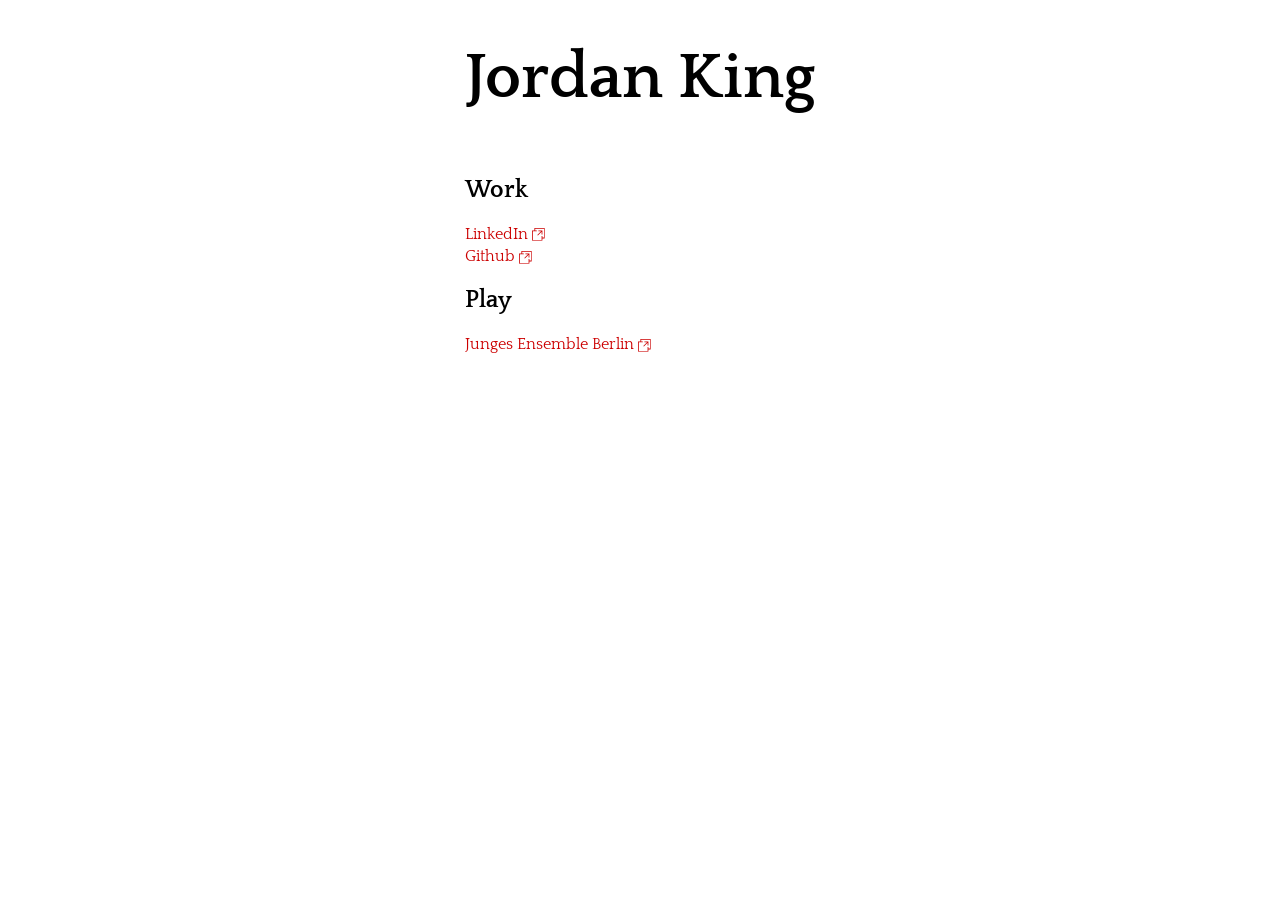
<file: index.html>
<!DOCTYPE html>
<html lang="en">
  <head>
    <title>Jordan King</title>
    <link rel="preconnect" href="https://fonts.googleapis.com">
    <link rel="preconnect" href="https://fonts.gstatic.com" crossorigin>
    <link href="https://fonts.googleapis.com/css2?family=Quattrocento:wght@400;700&display=swap" rel="stylesheet">
    <meta name=viewport content="width=device-width, initial-scale=1">
    <style>
      body {
        font-family: "Quattrocento", serif;
        font-weight: 400;
        font-style: normal;
        margin: auto;
      }

      main {
        display: flex;
        flex-direction: column;
        width: fit-content;
        margin: 0 auto;
      }

      a {
        color: #c00;
        text-decoration: none;
      }

      a:hover,
      a:focus {
        text-decoration: underline;
      }

      .sr-only {
        position: absolute;
        width: 1px;
        height: 1px;
        padding: 0;
        margin: -1px;
        overflow: hidden;
        clip: rect(0, 0, 0, 0);
        white-space: nowrap;
        border: 0;
      }

      img {
        display: block;
        margin: 0 auto;
      }

      .icon-external {
        width: 0.8em;
        height: 0.8em;
        vertical-align: middle;
      }

      h1 {
        font-size: 400%;
      }

      h2 {
        font-size: 150%;
      }

      ul {
        list-style: none;
        margin: 0;
        padding: 0;
      }

      li {
        line-height: 1.4em;
      }

      p {
        font-size: 100%;
        line-height: 1.4em;
      }

      @media (max-width: 45em) {
        body {
          font-size: 125%;
        }

        h1 {
          font-size: 200%;
        }

        h2 {
          font-size: 125%;
        }
      }
    </style>
  </head>
  <body>
    <svg xmlns="http://www.w3.org/2000/svg" style="display: none;">
      <symbol id="icon-open-in-new-tab" viewBox="0 0 2048 2048">
        <title>open-in-new-tab</title>
        <path fill="currentColor" d="M2048 0v1664h-384v384H0V384h384V0zm-128 1536V128H512v256h256v128H128v1408h1408v-640h128v256zm-979-339l-90-90l594-595h-421V384h640v640h-128V603z"/>
      </symbol>
    </svg>
    <main>
      <h1>Jordan King</h1>
      <h2>Work</h2>
      <ul role="list">
        <li><a href="https://www.linkedin.com/in/jordankingberlin" target="_blank" rel="noopener noreferrer">LinkedIn <svg class="icon-external" aria-hidden="true" focusable="false"><use href="#icon-open-in-new-tab"></use></svg><span class="sr-only"> (opens in new tab)</span></a></li>
        <li><a href="https://github.com/jordan-king" target="_blank" rel="noopener noreferrer">Github <svg class="icon-external" aria-hidden="true" focusable="false"><use href="#icon-open-in-new-tab"></use></svg><span class="sr-only"> (opens in new tab)</span></a></li>
      </ul>

      <h2>Play</h2>
      <ul role="list">
        <li><a href="https://www.junges-ensemble-berlin.de/wp/chor/" target="_blank" rel="noopener noreferrer">Junges Ensemble Berlin <svg class="icon-external" aria-hidden="true" focusable="false"><use href="#icon-open-in-new-tab"></use></svg><span class="sr-only"> (opens in new tab)</span></a></li>
      </ul>
    </main>
  </body>
</html>
</file>
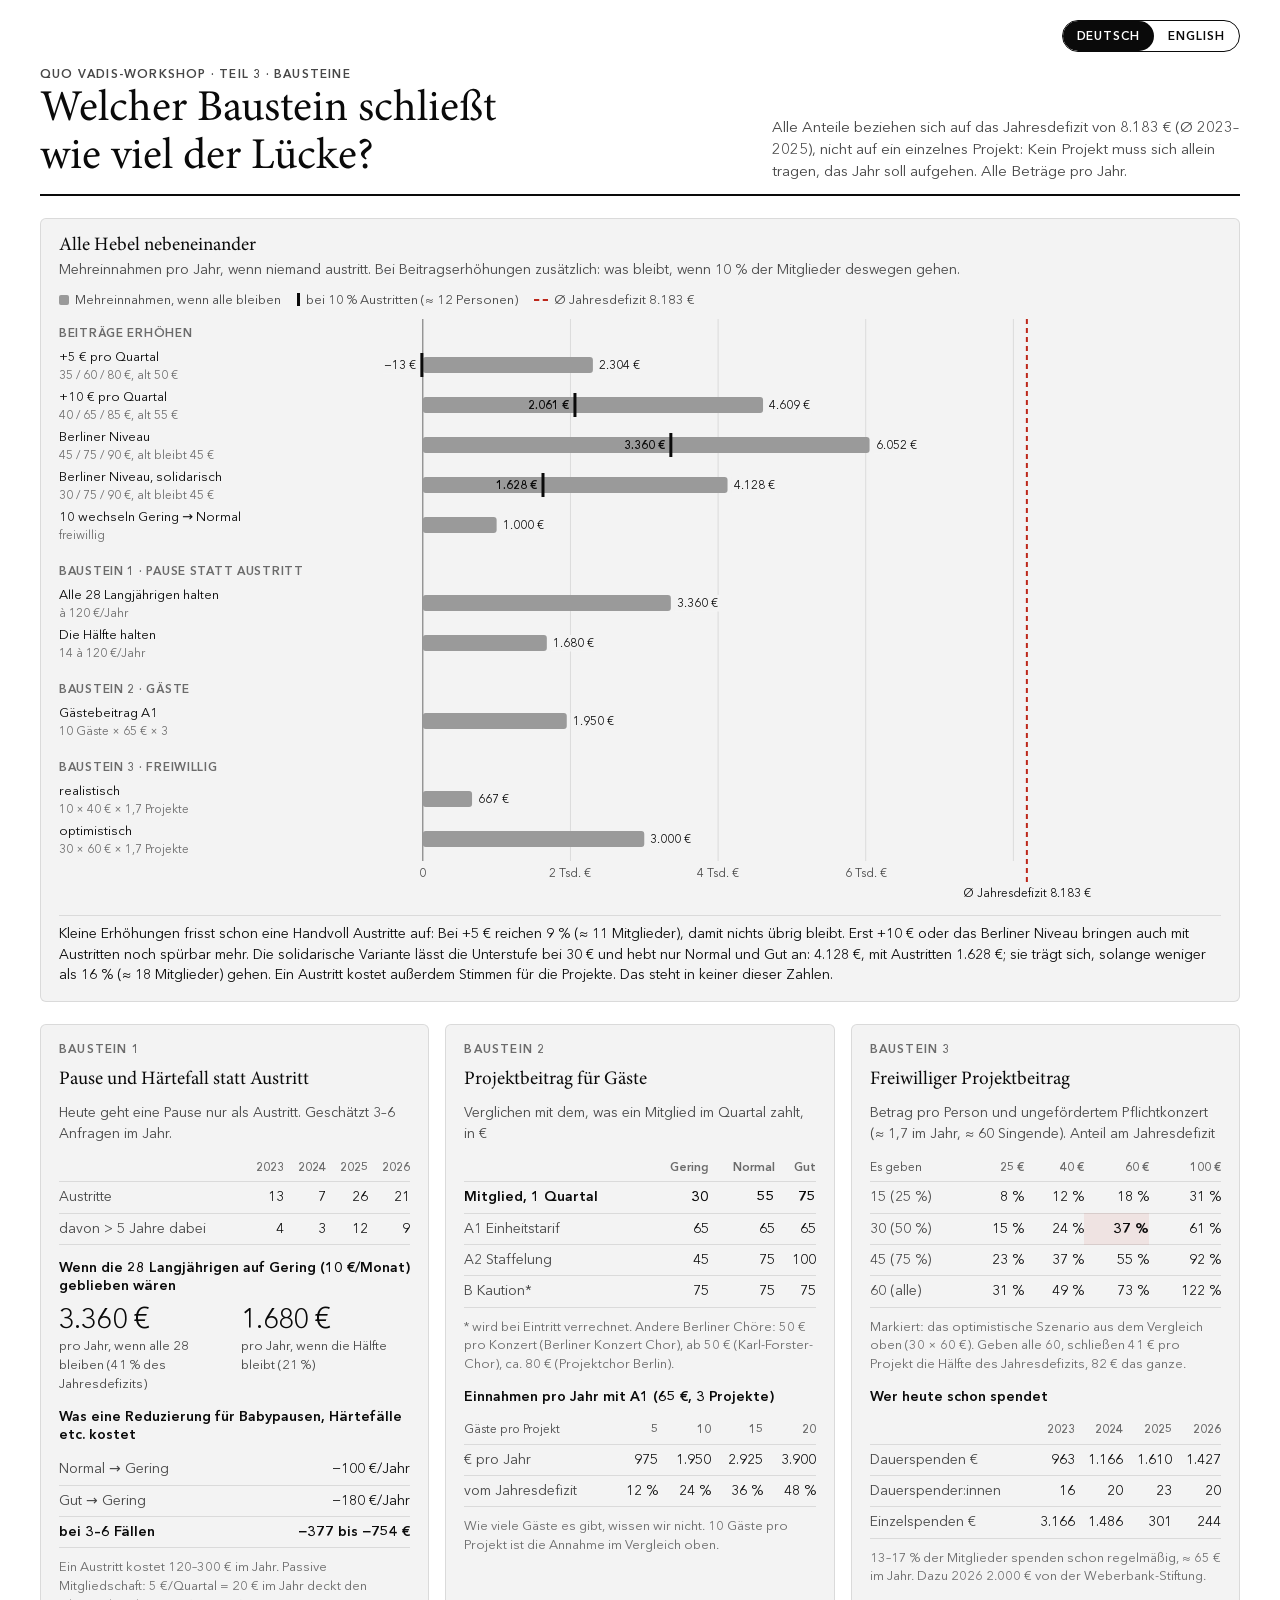
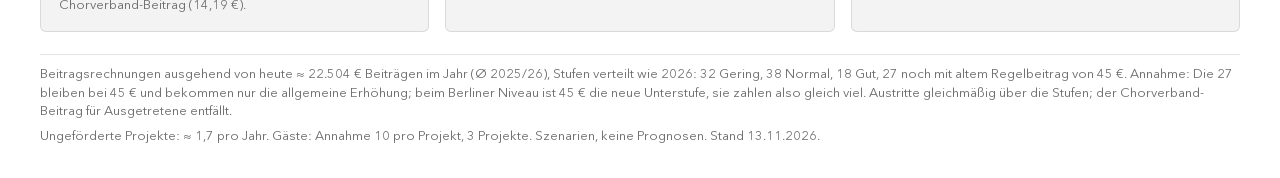
<file: bausteine-projektbeitraege.html>
<!DOCTYPE html>
<html lang="de">
<head>
<meta charset="utf-8">
<meta name="viewport" content="width=device-width, initial-scale=1, viewport-fit=cover">
<meta name="robots" content="noindex">
<title>Bausteine Projektbeiträge</title>
<style id="fonts">
@font-face{font-family:"Avenir Next";font-style:normal;font-weight:400;font-display:swap;src:url([data-uri]) format("woff2")}
@font-face{font-family:"Avenir Next";font-style:normal;font-weight:600;font-display:swap;src:url([data-uri]) format("woff2")}
@font-face{font-family:"Avenir Next";font-style:normal;font-weight:700;font-display:swap;src:url([data-uri]) format("woff2")}
@font-face{font-family:"Minion Pro";font-style:normal;font-weight:400;font-display:swap;src:url([data-uri]) format("woff2")}
</style>
<style>
/* Mobile-first: one column by default, wider layouts added with min-width queries. */
:root {
  --bg: #ffffff; --panel: #f3f3f3; --ink: #0a0a0a; --ink-2: #474747; --muted: #6b6b6b; --rule: rgba(0,0,0,.1);
  --pos: #3a3a3a; --neg: #bd271a; --acap: #9a9a9a; --mark: #0a0a0a; --tint: rgba(189,39,26,.08); --on-bar: #0a0a0a;
  --f-display: "Minion Pro", "Iowan Old Style", "Palatino Linotype", Palatino, Georgia, serif;
  --f-body: "Avenir Next", Avenir, system-ui, -apple-system, "Segoe UI", Roboto, Arial, sans-serif;
  --f-num: "Avenir Next", Avenir, system-ui, -apple-system, "Segoe UI", Roboto, Arial, sans-serif;
  color-scheme: light;
}
@media (prefers-color-scheme: dark) { :root {
  --bg: #121212; --panel: #1d1d1d; --ink: #f2f2f2; --ink-2: #c2c2c2; --muted: #949494; --rule: rgba(255,255,255,.1);
  --pos: #d4d4d4; --neg: #e5493c; --acap: #7c7c7c; --mark: #f2f2f2; --tint: rgba(229,73,60,.14); --on-bar: #0a0a0a; color-scheme: dark } }

* { box-sizing: border-box; }
html { -webkit-text-size-adjust: 100%; text-size-adjust: 100%; }
body { margin: 0; background: var(--bg); color: var(--ink); font: 16px/1.45 var(--f-body); }
.wrap { max-width: 1240px; margin: 0 auto; display: grid; gap: 20px;
  padding: max(20px, env(safe-area-inset-top)) max(12px, env(safe-area-inset-right)) max(32px, env(safe-area-inset-bottom)) max(12px, env(safe-area-inset-left)); }
header { display: grid; gap: 10px; border-bottom: 2px solid var(--ink); padding-bottom: 12px; }
.eyebrow { font-size: 12px; letter-spacing: .1em; text-transform: uppercase; color: var(--ink-2); font-weight: 600; }
h1 { font: 400 clamp(28px, 7vw, 44px)/1.08 var(--f-display); margin: 4px 0 0; text-wrap: balance; }
header p { margin: 0; color: var(--ink-2); max-width: 52ch; font-size: 15px; }
h2 { font: 400 19px/1.2 var(--f-display); margin: 0; text-wrap: balance; }
h3 { font: 600 14px/1.3 var(--f-body); margin: 4px 0 0; color: var(--ink); }
.sub { color: var(--ink-2); font-size: 14px; margin: 2px 0 0; }
.tag { font-size: 12px; letter-spacing: .1em; text-transform: uppercase; color: var(--muted); font-weight: 600; }

.panel { background: var(--panel); border: 1px solid var(--rule); border-radius: 6px; padding: 14px; display: grid; gap: 10px; align-content: start; min-width: 0; }
.legend { display: flex; flex-wrap: wrap; gap: 4px 16px; font-size: 13px; color: var(--ink-2); }
.legend i { display: inline-block; width: 10px; height: 10px; border-radius: 2px; margin-right: 6px; vertical-align: -1px; }
.legend i.tick { width: 3px; height: 13px; border-radius: 0; background: var(--mark); vertical-align: -2px; }
.legend i.dash { width: 14px; height: 0; border-top: 2px dashed var(--neg); border-radius: 0; vertical-align: 3px; }
.chart { min-width: 0; }
svg { display: block; width: 100%; height: auto; overflow: visible; }
svg text { fill: var(--ink-2); font: 12px var(--f-body); }
svg .lab { font-size: 13px; fill: var(--ink); }
svg .ass { font-size: 12px; fill: var(--muted); }
svg .val { font: 12px var(--f-num); fill: var(--ink); }
svg .inbar { font: 600 12px var(--f-num); fill: var(--on-bar); }
svg .lv { font-size: 12px; fill: var(--ink-2); }
svg .grp { font: 600 12px var(--f-body); letter-spacing: .06em; fill: var(--muted); text-transform: uppercase; }
svg .avg { fill: var(--ink); }
svg .lab, svg .ass, svg .grp, svg .lv, svg .avg { paint-order: stroke; stroke: var(--panel); stroke-width: 4px; stroke-linejoin: round; }
svg .grid { stroke: var(--rule); stroke-width: 1; }
svg .zero { stroke: var(--muted); stroke-width: 1; }
.note { font-size: 13px; color: var(--muted); margin: 0; }
.take { font-size: 14px; color: var(--ink); margin: 0; padding-top: 8px; border-top: 1px solid var(--rule); }

.bausteine { display: grid; grid-template-columns: minmax(0, 1fr); gap: 16px; }
.big { font: 500 28px/1 var(--f-num); letter-spacing: -.02em; }
.pair { display: grid; grid-template-columns: repeat(2, minmax(0, 1fr)); gap: 12px; }
.pair div { display: grid; gap: 4px; align-content: start; }
.pair span { font-size: 13px; color: var(--ink-2); }
table { border-collapse: collapse; width: 100%; font-size: 13px; }
td, th { padding: 5px 0 5px 6px; text-align: right; border-bottom: 1px solid var(--rule); white-space: nowrap; }
td:first-child, th:first-child { text-align: left; color: var(--ink-2); padding-left: 0; white-space: normal; font-weight: 400; }
th { font-size: 12px; color: var(--muted); font-weight: 600; }
td { font-family: var(--f-num); font-variant-numeric: tabular-nums; }
td.hl { background: var(--tint); color: var(--ink); font-weight: 600; }
tr.strong td { font-weight: 600; color: var(--ink); }
.tw { overflow-x: auto; }
footer { font-size: 13px; color: var(--muted); border-top: 1px solid var(--rule); padding-top: 10px; display: grid; gap: 6px; }

@media (max-width: 359px) { .panel { padding: 12px; } table { font-size: 12px; } td, th { padding-left: 4px; } }
@media (min-width: 600px) {
  .wrap { padding-left: max(20px, env(safe-area-inset-left)); padding-right: max(20px, env(safe-area-inset-right)); gap: 22px; }
  .panel { padding: 16px 18px; }
  table { font-size: 14px; }
}
@media (min-width: 960px) {
  header { grid-template-columns: 1fr auto; align-items: end; gap: 8px 24px; }
  .bausteine { grid-template-columns: repeat(3, minmax(0, 1fr)); }
}

/* Print: A4 portrait, light colours, panels never split across pages */
@page { size: A4; margin: 14mm 14mm 16mm; }
@media print {
  :root { --bg: #ffffff; --panel: #f3f3f3; --ink: #0a0a0a; --ink-2: #474747; --muted: #6b6b6b; --rule: rgba(0,0,0,.12);
    --pos: #3a3a3a; --neg: #bd271a; --acap: #9a9a9a; --mark: #0a0a0a; --tint: rgba(189,39,26,.08); color-scheme: light; }
  html, body { -webkit-print-color-adjust: exact; print-color-adjust: exact; background: #fff; }
  .wrap { max-width: none; padding: 0; gap: 14px; }
  header { grid-template-columns: 1fr; }
  h1 { font-size: 34px; }
  .keys { grid-template-columns: repeat(3, minmax(0, 1fr)); }
  .key b { font-size: 30px; }
  .panel, .key, header, footer, tr, .pair, .legend, svg { break-inside: avoid; page-break-inside: avoid; }
  h2, h3, .tag, .eyebrow { break-after: avoid; page-break-after: avoid; }
  .tw { overflow: visible; }
  .panel { padding: 12px 16px; gap: 8px; }
  .charts, .facts, .bausteine { display: block; }
  .charts > .panel + .panel, .facts > .panel + .panel, .bausteine > .panel + .panel { margin-top: 14px; }
}
/* Language switch: both languages are in the page; html[lang] picks the visible one. */
.bar { display: flex; justify-content: flex-end; margin-bottom: -8px; }
.lang { display: inline-flex; border: 1px solid var(--ink); border-radius: 999px; overflow: hidden; }
.lang button { font: 600 12px/1 var(--f-body); letter-spacing: .08em; text-transform: uppercase; padding: 9px 14px; margin: 0;
  border: 0; border-radius: 999px; background: transparent; color: var(--ink); cursor: pointer; }
.lang button[aria-pressed="true"] { background: var(--ink); color: var(--bg); cursor: default; }
.lang button:focus-visible { outline: 2px solid var(--neg); outline-offset: -4px; }
html[lang="en"] .wrap[lang="de"], html:not([lang="en"]) .wrap[lang="en"] { display: none; }
@media print { .bar { display: none; } }
</style>
<script>try{var l=location.hash.slice(1)||localStorage.getItem("jk-lang");if(l==="en"||l==="de")document.documentElement.lang=l}catch(e){}</script>
</head>
<body>
<div class="wrap" lang="de">
  <nav class="bar" aria-label="Sprache"><div class="lang"><button type="button" lang="de" data-lang="de" aria-pressed="true">Deutsch</button><button type="button" lang="en" data-lang="en" aria-pressed="false">English</button></div></nav>
  <header>
    <div>
      <div class="eyebrow">Quo Vadis-Workshop · Teil 3 · Bausteine</div>
      <h1>Welcher Baustein schließt wie viel der Lücke?</h1>
    </div>
    <p>Alle Anteile beziehen sich auf das Jahresdefizit von 8.183 € (Ø 2023–2025), nicht auf ein einzelnes Projekt: Kein Projekt muss sich allein tragen, das Jahr soll aufgehen. Alle Beträge pro Jahr.</p>
  </header>

  <section class="panel">
    <div>
      <h2>Alle Hebel nebeneinander</h2>
      <p class="sub">Mehreinnahmen pro Jahr, wenn niemand austritt. Bei Beitragserhöhungen zusätzlich: was bleibt, wenn 10 % der Mitglieder deswegen gehen.</p>
    </div>
    <div class="legend"><span><i style="background:var(--acap)"></i>Mehreinnahmen, wenn alle bleiben</span><span><i class="tick"></i>bei 10 % Austritten (≈ 12 Personen)</span><span><i class="dash"></i>Ø Jahresdefizit 8.183 €</span></div>
    <div class="chart"><svg id="hebel-de" role="img" aria-label="Balkendiagramm Mehreinnahmen je Hebel"></svg></div>
    <p class="take">Kleine Erhöhungen frisst schon eine Handvoll Austritte auf: Bei +5 € reichen 9 % (≈ 11 Mitglieder), damit nichts übrig bleibt. Erst +10 € oder das Berliner Niveau bringen auch mit Austritten noch spürbar mehr. Die solidarische Variante lässt die Unterstufe bei 30 € und hebt nur Normal und Gut an: 4.128 €, mit Austritten 1.628 €; sie trägt sich, solange weniger als 16 % (≈ 18 Mitglieder) gehen. Ein Austritt kostet außerdem Stimmen für die Projekte. Das steht in keiner dieser Zahlen.</p>
  </section>

  <section class="bausteine">
    <div class="panel">
      <div class="tag">Baustein 1</div>
      <h2>Pause und Härtefall statt Austritt</h2>
      <p class="sub">Heute geht eine Pause nur als Austritt. Geschätzt 3–6 Anfragen im Jahr.</p>
      <div class="tw"><table>
        <tr><th></th><th>2023</th><th>2024</th><th>2025</th><th>2026</th></tr>
        <tr><td>Austritte</td><td>13</td><td>7</td><td>26</td><td>21</td></tr>
        <tr><td>davon &gt; 5 Jahre dabei</td><td>4</td><td>3</td><td>12</td><td>9</td></tr>
      </table></div>
      <h3>Wenn die 28 Langjährigen auf Gering (10 €/Monat) geblieben wären</h3>
      <div class="pair">
        <div><b class="big">3.360 €</b><span>pro Jahr, wenn alle 28 bleiben (41 % des Jahresdefizits)</span></div>
        <div><b class="big">1.680 €</b><span>pro Jahr, wenn die Hälfte bleibt (21 %)</span></div>
      </div>
      <h3>Was eine Reduzierung für Babypausen, Härtefälle etc. kostet</h3>
      <div class="tw"><table>
        <tr><td>Normal → Gering</td><td>−100 €/Jahr</td></tr>
        <tr><td>Gut → Gering</td><td>−180 €/Jahr</td></tr>
        <tr class="strong"><td>bei 3–6 Fällen</td><td>−377 bis −754 €</td></tr>
      </table></div>
      <p class="note">Ein Austritt kostet 120–300 € im Jahr. Passive Mitgliedschaft: 5 €/Quartal = 20 € im Jahr deckt den Chorverband-Beitrag (14,19 €).</p>
    </div>

    <div class="panel">
      <div class="tag">Baustein 2</div>
      <h2>Projektbeitrag für Gäste</h2>
      <p class="sub">Verglichen mit dem, was ein Mitglied im Quartal zahlt, in €</p>
      <div class="tw"><table>
        <tr><th></th><th>Gering</th><th>Normal</th><th>Gut</th></tr>
        <tr class="strong"><td>Mitglied, 1 Quartal</td><td>30</td><td>55</td><td>75</td></tr>
        <tr><td>A1 Einheitstarif</td><td>65</td><td>65</td><td>65</td></tr>
        <tr><td>A2 Staffelung</td><td>45</td><td>75</td><td>100</td></tr>
        <tr><td>B Kaution*</td><td>75</td><td>75</td><td>75</td></tr>
      </table></div>
      <p class="note">* wird bei Eintritt verrechnet. Andere Berliner Chöre: 50 € pro Konzert (Berliner Konzert Chor), ab 50 € (Karl-Forster-Chor), ca. 80 € (Projektchor Berlin).</p>
      <h3>Einnahmen pro Jahr mit A1 (65 €, 3 Projekte)</h3>
      <div class="tw"><table>
        <tr><th>Gäste pro Projekt</th><th>5</th><th>10</th><th>15</th><th>20</th></tr>
        <tr><td>€ pro Jahr</td><td>975</td><td>1.950</td><td>2.925</td><td>3.900</td></tr>
        <tr><td>vom Jahresdefizit</td><td>12 %</td><td>24 %</td><td>36 %</td><td>48 %</td></tr>
      </table></div>
      <p class="note">Wie viele Gäste es gibt, wissen wir nicht. 10 Gäste pro Projekt ist die Annahme im Vergleich oben.</p>
    </div>

    <div class="panel">
      <div class="tag">Baustein 3</div>
      <h2>Freiwilliger Projektbeitrag</h2>
      <p class="sub">Betrag pro Person und ungefördertem Pflichtkonzert (≈ 1,7 im Jahr, ≈ 60 Singende). Anteil am Jahresdefizit</p>
      <div class="tw"><table id="matrix">
        <tr><th>Es geben</th><th>25 €</th><th>40 €</th><th>60 €</th><th>100 €</th></tr>
        <tr><td>15 (25 %)</td><td>8 %</td><td>12 %</td><td>18 %</td><td>31 %</td></tr>
        <tr><td>30 (50 %)</td><td>15 %</td><td>24 %</td><td class="hl">37 %</td><td>61 %</td></tr>
        <tr><td>45 (75 %)</td><td>23 %</td><td>37 %</td><td>55 %</td><td>92 %</td></tr>
        <tr><td>60 (alle)</td><td>31 %</td><td>49 %</td><td>73 %</td><td>122 %</td></tr>
      </table></div>
      <p class="note">Markiert: das optimistische Szenario aus dem Vergleich oben (30 × 60 €). Geben alle 60, schließen 41 € pro Projekt die Hälfte des Jahresdefizits, 82 € das ganze.</p>
      <h3>Wer heute schon spendet</h3>
      <div class="tw"><table>
        <tr><th></th><th>2023</th><th>2024</th><th>2025</th><th>2026</th></tr>
        <tr><td>Dauerspenden €</td><td>963</td><td>1.166</td><td>1.610</td><td>1.427</td></tr>
        <tr><td>Dauer&shy;spender:innen</td><td>16</td><td>20</td><td>23</td><td>20</td></tr>
        <tr><td>Einzelspenden €</td><td>3.166</td><td>1.486</td><td>301</td><td>244</td></tr>
      </table></div>
      <p class="note">13–17 % der Mitglieder spenden schon regelmäßig, ≈ 65 € im Jahr. Dazu 2026 2.000 € von der Weberbank-Stiftung.</p>
    </div>
  </section>

  <footer>
    <span>Beitragsrechnungen ausgehend von heute ≈ 22.504 € Beiträgen im Jahr (Ø 2025/26), Stufen verteilt wie 2026: 32 Gering, 38 Normal, 18 Gut, 27 noch mit altem Regelbeitrag von 45 €. Annahme: Die 27 bleiben bei 45 € und bekommen nur die allgemeine Erhöhung; beim Berliner Niveau ist 45 € die neue Unterstufe, sie zahlen also gleich viel. Austritte gleichmäßig über die Stufen; der Chorverband-Beitrag für Ausgetretene entfällt.</span>
    <span>Ungeförderte Projekte: ≈ 1,7 pro Jahr. Gäste: Annahme 10 pro Projekt, 3 Projekte. Szenarien, keine Prognosen. Stand 13.11.2026.</span>
  </footer>
</div>

<div class="wrap" lang="en">
  <nav class="bar" aria-label="Language"><div class="lang"><button type="button" lang="de" data-lang="de" aria-pressed="false">Deutsch</button><button type="button" lang="en" data-lang="en" aria-pressed="true">English</button></div></nav>
  <header>
    <div>
      <div class="eyebrow">Quo Vadis workshop · Part 3 · Building blocks</div>
      <h1>How much of the gap does each building block close?</h1>
    </div>
    <p>All shares refer to the annual deficit of €8,183 (average 2023–2025), not to a single project: no project has to pay for itself, but the year as a whole should balance. All amounts per year.</p>
  </header>

  <section class="panel">
    <div>
      <h2>All levers side by side</h2>
      <p class="sub">Additional income per year if nobody leaves. For fee increases, also what remains if 10% of members leave because of them.</p>
    </div>
    <div class="legend"><span><i style="background:var(--acap)"></i>Additional income if everyone stays</span><span><i class="tick"></i>with 10% leaving (≈ 12 people)</span><span><i class="dash"></i>Average annual deficit €8,183</span></div>
    <div class="chart"><svg id="hebel-en" role="img" aria-label="Bar chart of additional income per lever"></svg></div>
    <p class="take">Just a handful of members leaving wipes out a small increase: at +€5, 9% (≈ 11 members) leaving is enough to cancel it out. Only +€10 or the Berlin level still bring in noticeably more after departures. The solidarity option keeps the lowest tier at €30 and raises only Standard and High: €4,128, or €1,628 with departures; it pays off as long as fewer than 16% (≈ 18 members) leave. Every departure also costs the projects voices, which none of these figures show.</p>
  </section>

  <section class="bausteine">
    <div class="panel">
      <div class="tag">Building block 1</div>
      <h2>A break or hardship rate instead of leaving</h2>
      <p class="sub">Today the only way to take a break is to leave. An estimated 3–6 requests per year.</p>
      <div class="tw"><table>
        <tr><th></th><th>2023</th><th>2024</th><th>2025</th><th>2026</th></tr>
        <tr><td>Members leaving</td><td>13</td><td>7</td><td>26</td><td>21</td></tr>
        <tr><td>of whom in the choir &gt; 5 years</td><td>4</td><td>3</td><td>12</td><td>9</td></tr>
      </table></div>
      <h3>If the 28 long-standing members had stayed on Low (€10/month)</h3>
      <div class="pair">
        <div><b class="big">€3,360</b><span>per year if all 28 stay (41% of the annual deficit)</span></div>
        <div><b class="big">€1,680</b><span>per year if half of them stay (21%)</span></div>
      </div>
      <h3>What a reduction for parental leave, hardship etc. costs</h3>
      <div class="tw"><table>
        <tr><td>Standard → Low</td><td>−€100/year</td></tr>
        <tr><td>High → Low</td><td>−€180/year</td></tr>
        <tr class="strong"><td>for 3–6 cases</td><td>−€377 to −€754</td></tr>
      </table></div>
      <p class="note">Each member who leaves costs €120–300 a year. Passive membership: €5/quarter = €20 a year covers the choir association fee (€14.19).</p>
    </div>

    <div class="panel">
      <div class="tag">Building block 2</div>
      <h2>Project fee for guests</h2>
      <p class="sub">Compared with what a member pays per quarter, in €</p>
      <div class="tw"><table>
        <tr><th></th><th>Low</th><th>Standard</th><th>High</th></tr>
        <tr class="strong"><td>Member, 1 quarter</td><td>30</td><td>55</td><td>75</td></tr>
        <tr><td>A1 flat rate</td><td>65</td><td>65</td><td>65</td></tr>
        <tr><td>A2 tiered</td><td>45</td><td>75</td><td>100</td></tr>
        <tr><td>B deposit*</td><td>75</td><td>75</td><td>75</td></tr>
      </table></div>
      <p class="note">* credited on joining. Other Berlin choirs: €50 per concert (Berliner Konzert Chor), from €50 (Karl-Forster-Chor), approx. €80 (Projektchor Berlin).</p>
      <h3>Income per year with A1 (€65, 3 projects)</h3>
      <div class="tw"><table>
        <tr><th>Guests per project</th><th>5</th><th>10</th><th>15</th><th>20</th></tr>
        <tr><td>€ per year</td><td>975</td><td>1,950</td><td>2,925</td><td>3,900</td></tr>
        <tr><td>of the annual deficit</td><td>12%</td><td>24%</td><td>36%</td><td>48%</td></tr>
      </table></div>
      <p class="note">We don’t know how many guests there are. 10 guests per project is the assumption used in the comparison above.</p>
    </div>

    <div class="panel">
      <div class="tag">Building block 3</div>
      <h2>Voluntary project contribution</h2>
      <p class="sub">Amount per person and unfunded mandatory concert (≈ 1.7 per year, ≈ 60 singers). Share of the annual deficit</p>
      <div class="tw"><table id="matrix-en">
        <tr><th>Contributors</th><th>€25</th><th>€40</th><th>€60</th><th>€100</th></tr>
        <tr><td>15 (25%)</td><td>8%</td><td>12%</td><td>18%</td><td>31%</td></tr>
        <tr><td>30 (50%)</td><td>15%</td><td>24%</td><td class="hl">37%</td><td>61%</td></tr>
        <tr><td>45 (75%)</td><td>23%</td><td>37%</td><td>55%</td><td>92%</td></tr>
        <tr><td>60 (all)</td><td>31%</td><td>49%</td><td>73%</td><td>122%</td></tr>
      </table></div>
      <p class="note">Highlighted: the optimistic scenario from the comparison above (30 × €60). If all 60 contribute, €41 per project closes half of the annual deficit and €82 all of it.</p>
      <h3>Who already donates</h3>
      <div class="tw"><table>
        <tr><th></th><th>2023</th><th>2024</th><th>2025</th><th>2026</th></tr>
        <tr><td>Recurring donations €</td><td>963</td><td>1,166</td><td>1,610</td><td>1,427</td></tr>
        <tr><td>Recurring donors</td><td>16</td><td>20</td><td>23</td><td>20</td></tr>
        <tr><td>One-off donations €</td><td>3,166</td><td>1,486</td><td>301</td><td>244</td></tr>
      </table></div>
      <p class="note">13–17% of members already donate regularly, ≈ €65 a year. On top of that, €2,000 from the Weberbank Foundation in 2026.</p>
    </div>
  </section>

  <footer>
    <span>Fee calculations are based on current membership fee income of ≈ €22,504 per year (average 2025/26), with tiers distributed as in 2026: 32 Low, 38 Standard, 18 High, 27 still on the old standard fee of €45. Assumption: the 27 stay at €45 and only get the general increase; at the Berlin level, €45 is the new lowest tier, so they pay the same. Departures are spread evenly across the tiers; the choir association fee for members who leave no longer applies.</span>
    <span>Unfunded projects: ≈ 1.7 per year. Guests: assumed 10 per project, 3 projects. Scenarios, not forecasts. As of 13 November 2026.</span>
  </footer>
</div>

<script>
const NS = "http://www.w3.org/2000/svg";
const L10N = {
  de: { loc: "de-DE", title: "Bausteine Projektbeiträge", stay: "pro Jahr, wenn alle bleiben", leave: "pro Jahr bei 10 % Austritten",
        leaveLine: "bei 10 % Austritten: ", axis: (n, narrow) => n + (narrow ? " T" : " Tsd. €"), avg: "Ø Jahresdefizit 8.183 €" },
  en: { loc: "en-GB", title: "Project Contributions: Building Blocks", stay: "per year if everyone stays", leave: "per year with 10% leaving",
        leaveLine: "with 10% leaving: ", axis: (n, narrow) => narrow ? n + "k" : "€" + n + "k", avg: "Avg. annual deficit €8,183" },
};
let lang = document.documentElement.lang === "en" ? "en" : "de";
const fmt = v => (v < 0 ? "−" : "") + Math.abs(Math.round(v)).toLocaleString(L10N[lang].loc);
const eur = v => lang === "en" ? fmt(v).replace(/^(−?)/, "$1€") : fmt(v) + " €";
function el(tag, attrs, parent, text) {
  const e = document.createElementNS(NS, tag);
  for (const k in attrs) e.setAttribute(k, attrs[k]);
  if (text != null) e.textContent = text;
  parent.appendChild(e); return e;
}
/* Value label with a panel-coloured backing so grid and reference lines never cut through digits. */
function label(parent, attrs, text, cls) {
  const t = el("text", Object.assign({ class: cls || "val" }, attrs), parent, text);
  const b = t.getBBox();
  parent.insertBefore(el("rect", { x: b.x - 2, y: b.y, width: b.width + 4, height: b.height, fill: "var(--panel)", class: "bg" }, parent), t);
  return t;
}
// [naive, with 10 % leavers or null, [de group, label, assumption], [en group, label, assumption]]
const DATA = [
  [2304, -13, ["Beiträge erhöhen", "+5 € pro Quartal", "35 / 60 / 80 €, alt 50 €"], ["Raise fees", "+€5 per quarter", "€35 / €60 / €80, old €50"]],
  [4609, 2061, ["Beiträge erhöhen", "+10 € pro Quartal", "40 / 65 / 85 €, alt 55 €"], ["Raise fees", "+€10 per quarter", "€40 / €65 / €85, old €55"]],
  [6052, 3360, ["Beiträge erhöhen", "Berliner Niveau", "45 / 75 / 90 €, alt bleibt 45 €"], ["Raise fees", "Berlin level", "€45 / €75 / €90, old stays €45"]],
  [4128, 1628, ["Beiträge erhöhen", "Berliner Niveau, solidarisch", "30 / 75 / 90 €, alt bleibt 45 €"], ["Raise fees", "Berlin level, solidarity", "€30 / €75 / €90, old stays €45"]],
  [1000, null, ["Beiträge erhöhen", "10 wechseln Gering → Normal", "freiwillig"], ["Raise fees", "10 switch Low → Standard", "voluntary"]],
  [3360, null, ["Baustein 1 · Pause statt Austritt", "Alle 28 Langjährigen halten", "à 120 €/Jahr"], ["Building block 1 · Break, not exit", "Keep all 28 long-standing members","at €120/year"]],
  [1680, null, ["Baustein 1 · Pause statt Austritt", "Die Hälfte halten", "14 à 120 €/Jahr"], ["Building block 1 · Break, not exit", "Keep half of them", "14 at €120/year"]],
  [1950, null, ["Baustein 2 · Gäste", "Gästebeitrag A1", "10 Gäste × 65 € × 3"], ["Building block 2 · Guests", "Guest fee A1", "10 guests × €65 × 3"]],
  [667, null, ["Baustein 3 · Freiwillig", "realistisch", "10 × 40 € × 1,7 Projekte"], ["Building block 3 · Voluntary", "realistic", "10 × €40 × 1.7 projects"]],
  [3000, null, ["Baustein 3 · Freiwillig", "optimistisch", "30 × 60 € × 1,7 Projekte"], ["Building block 3 · Voluntary", "optimistic", "30 × €60 × 1.7 projects"]],
];

/* Drawn at the real pixel width. Narrow: label lines above each bar, the 10 %-value in its own line below.
   Wide: label column on the left, both values on the bar row. */
function drawHebel() {
  const svg = document.getElementById("hebel-" + lang);
  while (svg.firstChild) svg.removeChild(svg.firstChild);
  const W = Math.round(svg.parentNode.clientWidth); if (!W) return;
  const S = L10N[lang];
  const narrow = W < 600;
  const L = narrow ? 0 : Math.min(290, Math.round(W * 0.34)), R = W - (narrow ? 8 : 60);
  const lo = narrow ? -300 : -1000, hi = narrow ? 9000 : 10000;
  const x = v => L + (v - lo) / (hi - lo) * (R - L);
  const gridG = el("g", {}, svg), g = el("g", {}, svg);
  let yy = 4, last = null;
  DATA.forEach(([v, w, de, en]) => {
    const [grp, name, ass] = lang === "en" ? en : de;
    if (grp !== last) {
      yy += last ? 14 : 0;
      el("text", { x: 0, y: yy + 14, class: "grp" }, g, grp);
      yy += 24; last = grp;
    }
    let cy;
    if (narrow) {
      el("text", { x: 0, y: yy + 13, class: "lab" }, g, name);
      el("text", { x: 0, y: yy + 29, class: "ass" }, g, ass);
      cy = yy + 44;
      yy += w != null ? 86 : 60;
    } else {
      const pr = matchMedia("print").matches;
      cy = yy + (pr ? 16 : 18);
      el("text", { x: 0, y: cy - (pr ? 3 : 4), class: "lab" }, g, name);
      el("text", { x: 0, y: cy + (pr ? 13 : 14), class: "ass" }, g, ass);
      yy += pr ? 34 : 40;
    }
    const r = el("rect", { x: x(0), y: cy - 8, width: x(v) - x(0), height: 16, rx: 3, fill: "var(--acap)" }, g);
    el("title", {}, r, `${name}: ${eur(v)} ${S.stay}`);
    label(g, { x: x(v) + 6, y: cy + 4 }, eur(v));
    if (w != null) {
      const t = el("line", { x1: x(w), x2: x(w), y1: cy - 12, y2: cy + 12, stroke: "var(--mark)", "stroke-width": 3 }, g);
      el("title", {}, t, `${name}: ${eur(w)} ${S.leave}`);
      if (narrow) {
        const lt = el("text", { x: 0, y: cy + 27, class: "lv" }, g, S.leaveLine);
        el("tspan", { style: "font:600 12px var(--f-num);fill:var(--ink)" }, lt, eur(w));
      } else if (w > 0) {
        const it = el("text", { x: x(w) - 6, y: cy + 4, "text-anchor": "end", class: "inbar" }, g, eur(w));
        if (it.getComputedTextLength() + 10 > x(w) - x(0)) { it.remove(); label(g, { x: x(w) + 6, y: cy - 12 }, eur(w)); }
      } else {
        label(g, { x: x(w) - 6, y: cy + 4, "text-anchor": "end" }, eur(w));
      }
    }
  });
  const B = yy;
  for (let t = 0; t <= 8000; t += 2000) {
    el("line", { x1: x(t), x2: x(t), y1: 0, y2: B, class: t === 0 ? "zero" : "grid" }, gridG);
    el("text", { x: x(t), y: B + 16, "text-anchor": "middle" }, gridG, t === 0 ? "0" : t === 8000 ? "" : S.axis(t / 1000, narrow));
  }
  el("line", { x1: x(8183), x2: x(8183), y1: 0, y2: B + 22, stroke: "var(--neg)", "stroke-width": 2, "stroke-dasharray": "5 4" }, gridG);
  const avg = el("text", { x: x(8183), y: B + 36, "text-anchor": "middle", class: "avg" }, svg, S.avg);
  const tw = avg.getComputedTextLength();
  avg.setAttribute("x", Math.max(tw / 2, Math.min(W - tw / 2, x(8183))));
  svg.setAttribute("viewBox", `0 0 ${W} ${B + 44}`);
  svg.setAttribute("height", B + 44);
}
function drawAll() { drawHebel(); }
/* Language switch: remembered per browser, #en in the URL links straight to English. */
function setLang(l) {
  lang = l;
  document.documentElement.lang = l;
  document.title = L10N[l].title;
  try { localStorage.setItem("jk-lang", l); } catch (e) {}
  try { history.replaceState(null, "", l === "en" ? "#en" : location.pathname + location.search); } catch (e) {}
  drawAll();
  document.querySelector(`.wrap[lang="${l}"] .lang button[data-lang="${l}"]`).focus();
}
document.querySelectorAll(".lang button").forEach(b => b.addEventListener("click", () => { if (b.dataset.lang !== lang) setLang(b.dataset.lang); }));
document.title = L10N[lang].title;
drawAll();
let lastW = 0;
new ResizeObserver(() => {
  const w = [...document.querySelectorAll(`.wrap[lang="${lang}"] .chart`)].reduce((s, c) => s + c.clientWidth, 0);
  if (w !== lastW) { lastW = w; drawAll(); }
}).observe(document.body);
if (document.fonts && document.fonts.ready) document.fonts.ready.then(drawAll);
</script>
</body>
</html>
</file>
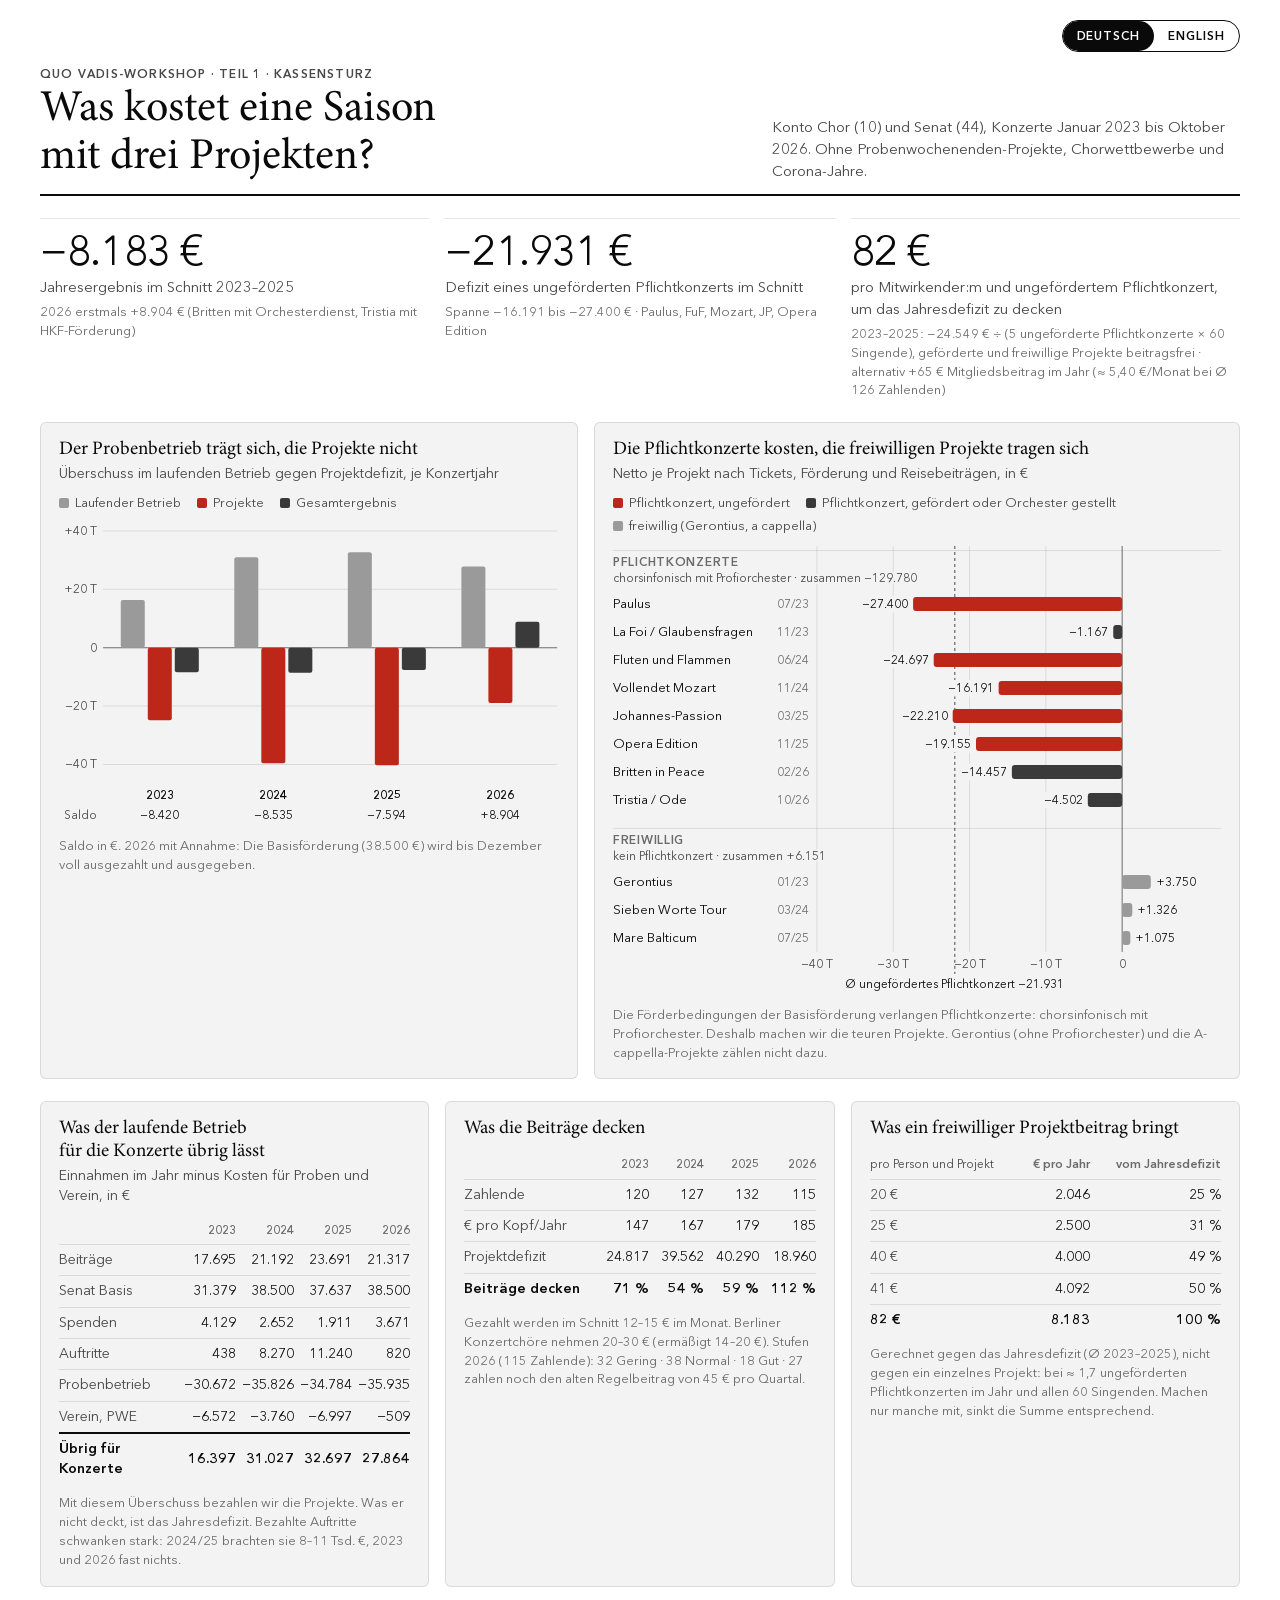
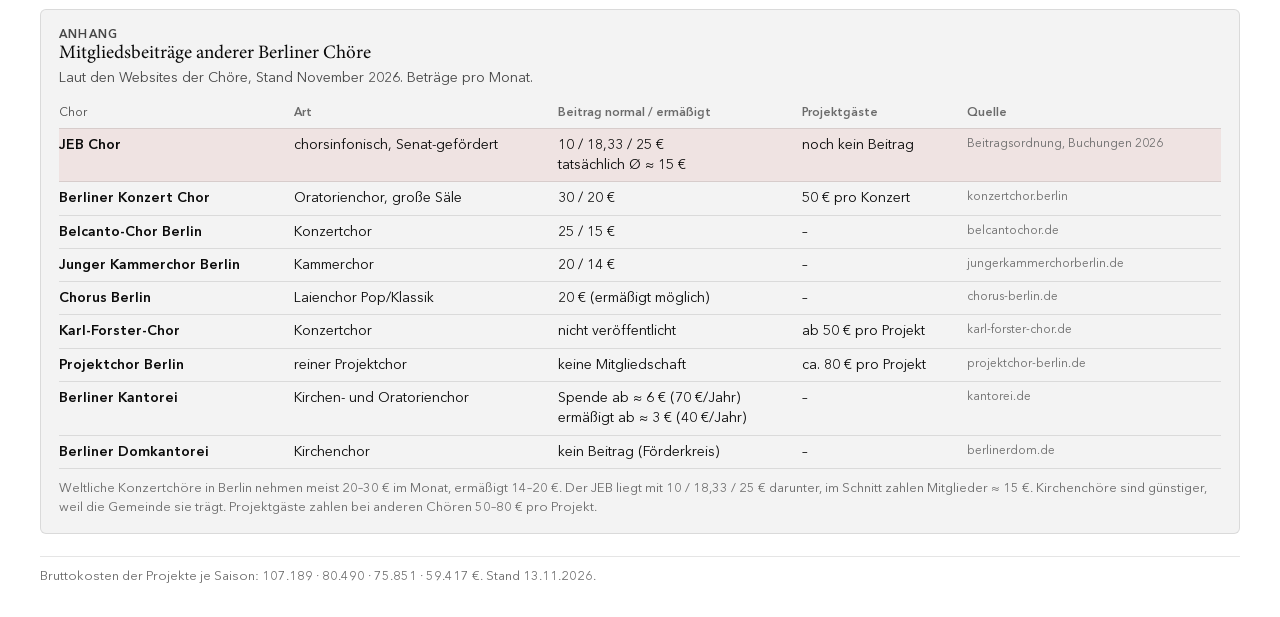
<file: kassensturz-chor-2023-2026.html>
<!DOCTYPE html>
<html lang="de">
<head>
<meta charset="utf-8">
<meta name="viewport" content="width=device-width, initial-scale=1, viewport-fit=cover">
<meta name="robots" content="noindex">
<title>Kassensturz Chor 2023–2026</title>
<style id="fonts">
@font-face{font-family:"Avenir Next";font-style:normal;font-weight:400;font-display:swap;src:url([data-uri]) format("woff2")}
@font-face{font-family:"Avenir Next";font-style:normal;font-weight:600;font-display:swap;src:url([data-uri]) format("woff2")}
@font-face{font-family:"Avenir Next";font-style:normal;font-weight:700;font-display:swap;src:url([data-uri]) format("woff2")}
@font-face{font-family:"Minion Pro";font-style:normal;font-weight:400;font-display:swap;src:url([data-uri]) format("woff2")}
</style>
<style>
/* Mobile-first: one column by default, wider layouts added with min-width queries. */
:root {
  --bg: #ffffff; --panel: #f3f3f3; --ink: #0a0a0a; --ink-2: #474747; --muted: #6b6b6b; --rule: rgba(0,0,0,.1);
  --pos: #3a3a3a; --neg: #bd271a; --acap: #9a9a9a; --mark: #0a0a0a; --tint: rgba(189,39,26,.08);
  --f-display: "Minion Pro", "Iowan Old Style", "Palatino Linotype", Palatino, Georgia, serif;
  --f-body: "Avenir Next", Avenir, system-ui, -apple-system, "Segoe UI", Roboto, Arial, sans-serif;
  --f-num: "Avenir Next", Avenir, system-ui, -apple-system, "Segoe UI", Roboto, Arial, sans-serif;
  color-scheme: light;
}
@media (prefers-color-scheme: dark) { :root {
  --bg: #121212; --panel: #1d1d1d; --ink: #f2f2f2; --ink-2: #c2c2c2; --muted: #949494; --rule: rgba(255,255,255,.1);
  --pos: #d4d4d4; --neg: #e5493c; --acap: #7c7c7c; --mark: #f2f2f2; --tint: rgba(229,73,60,.14); color-scheme: dark } }

* { box-sizing: border-box; }
html { -webkit-text-size-adjust: 100%; text-size-adjust: 100%; }
body { margin: 0; background: var(--bg); color: var(--ink); font: 16px/1.45 var(--f-body); }
.wrap { max-width: 1240px; margin: 0 auto; display: grid; gap: 20px;
  padding: max(20px, env(safe-area-inset-top)) max(12px, env(safe-area-inset-right)) max(32px, env(safe-area-inset-bottom)) max(12px, env(safe-area-inset-left)); }
.num { font-family: var(--f-num); font-variant-numeric: tabular-nums; }

header { display: grid; gap: 10px; border-bottom: 2px solid var(--ink); padding-bottom: 12px; }
.eyebrow { font-size: 12px; letter-spacing: .1em; text-transform: uppercase; color: var(--ink-2); font-weight: 600; }
h1 { font: 400 clamp(28px, 7vw, 44px)/1.08 var(--f-display); margin: 4px 0 0; text-wrap: balance; }
header p { margin: 0; color: var(--ink-2); max-width: 52ch; font-size: 15px; }
h2 { font: 400 19px/1.2 var(--f-display); margin: 0; text-wrap: balance; }
.sub { color: var(--ink-2); font-size: 14px; margin: 2px 0 0; }

.keys { display: grid; grid-template-columns: minmax(0, 1fr); gap: 14px; }
.key { padding: 12px 0 0; border-top: 1px solid var(--rule); display: grid; gap: 4px; align-content: start; }
.key b { font: 500 clamp(30px, 8vw, 42px)/1 var(--f-num); letter-spacing: -.02em; }
.key span { color: var(--ink-2); font-size: 15px; }
.key small { color: var(--muted); font-size: 13px; }

.charts, .facts { display: grid; grid-template-columns: minmax(0, 1fr); gap: 16px; }
.panel { background: var(--panel); border: 1px solid var(--rule); border-radius: 6px; padding: 14px; display: grid; gap: 10px; align-content: start; min-width: 0; }
.legend { display: flex; flex-wrap: wrap; gap: 4px 16px; font-size: 13px; color: var(--ink-2); }
.legend i { display: inline-block; width: 10px; height: 10px; border-radius: 2px; margin-right: 6px; vertical-align: -1px; }
.chart { min-width: 0; }
svg { display: block; width: 100%; height: auto; overflow: visible; }
svg text { fill: var(--ink-2); font: 12px var(--f-body); }
svg .lab, svg .grp, svg .grp2 { paint-order: stroke; stroke: var(--panel); stroke-width: 4px; stroke-linejoin: round; }
svg .lab { font-size: 13px; fill: var(--ink); }
svg .date { fill: var(--muted); font-size: 12px; }
svg .val, svg .res { font: 500 12px var(--f-num); fill: var(--ink); paint-order: stroke; stroke: var(--panel); stroke-width: 3px; stroke-linejoin: round; }
svg .yr { font-weight: 600; fill: var(--ink); }
svg .grp { font: 600 12px var(--f-body); letter-spacing: .06em; fill: var(--muted); text-transform: uppercase; }
svg .grp2 { font-size: 12px; fill: var(--ink-2); }
svg .avg { fill: var(--ink); paint-order: stroke; stroke: var(--panel); stroke-width: 3px; }
svg .grid { stroke: var(--rule); stroke-width: 1; }
svg .zero { stroke: var(--muted); stroke-width: 1; }
.note { font-size: 13px; color: var(--muted); margin: 0; }

table { border-collapse: collapse; width: 100%; font-size: 13px; }
td, th { padding: 5px 0 5px 6px; text-align: right; border-bottom: 1px solid var(--rule); white-space: nowrap; }
td:first-child, th:first-child { padding-left: 0; text-align: left; color: var(--ink-2); font-weight: 400; white-space: normal; }
th { font-size: 12px; color: var(--muted); font-weight: 600; }
td { font-variant-numeric: tabular-nums; }
tr.strong td { font-weight: 600; color: var(--ink); border-bottom: 0; }
tr.total td { border-top: 2px solid var(--ink); }
.tw { overflow-x: auto; }
/* Anhang: table on wider screens, one card per choir on phones */
.anhang table td, .anhang table th { text-align: left; padding: 6px 12px 6px 0; vertical-align: top; white-space: normal; }
.anhang table td { font-family: var(--f-body); }
.anhang table td.n { font-variant-numeric: tabular-nums; }
.anhang table td:first-child { color: var(--ink); font-weight: 600; }
.anhang tr.jeb td { background: var(--tint); }
.anhang .src { color: var(--muted); font-size: 12px; overflow-wrap: anywhere; }
@media (max-width: 599px) {
  .anhang table, .anhang tbody, .anhang tr, .anhang td { display: block; }
  .anhang tr:first-child { display: none; }
  .anhang tr { border-bottom: 1px solid var(--rule); padding: 10px 0; }
  .anhang tr.jeb { background: var(--tint); padding: 10px 8px; border-radius: 4px; }
  .anhang tr.jeb td { background: none; }
  .anhang table td { border: 0; padding: 2px 0; font-size: 14px; }
  .anhang table td:first-child { font-size: 15px; padding-bottom: 4px; }
  .anhang td[data-label]::before { content: attr(data-label) ": "; color: var(--muted); font-size: 13px; }
}
footer { font-size: 13px; color: var(--muted); border-top: 1px solid var(--rule); padding-top: 10px; display: grid; gap: 6px; }

@media (max-width: 359px) { .panel { padding: 12px; } table { font-size: 12px; } td, th { padding-left: 4px; } }
@media (min-width: 600px) {
  .wrap { padding-left: max(20px, env(safe-area-inset-left)); padding-right: max(20px, env(safe-area-inset-right)); gap: 22px; }
  .keys { grid-template-columns: repeat(2, minmax(0, 1fr)); gap: 16px; }
  .panel { padding: 16px 18px; }
  table { font-size: 14px; }
  td { font-family: var(--f-num); }
  td:first-child { font-family: var(--f-body); }
}
@media (min-width: 960px) {
  header { grid-template-columns: 1fr auto; align-items: end; gap: 8px 24px; }
  .keys { grid-template-columns: repeat(3, minmax(0, 1fr)); }
  .charts { grid-template-columns: minmax(0, 5fr) minmax(0, 6fr); }
  .facts { grid-template-columns: repeat(3, minmax(0, 1fr)); }
}

/* Print: A4 portrait, light colours, panels never split across pages */
@page { size: A4; margin: 14mm 14mm 16mm; }
@media print {
  :root { --bg: #ffffff; --panel: #f3f3f3; --ink: #0a0a0a; --ink-2: #474747; --muted: #6b6b6b; --rule: rgba(0,0,0,.12);
    --pos: #3a3a3a; --neg: #bd271a; --acap: #9a9a9a; --mark: #0a0a0a; --tint: rgba(189,39,26,.08); color-scheme: light; }
  html, body { -webkit-print-color-adjust: exact; print-color-adjust: exact; background: #fff; }
  .wrap { max-width: none; padding: 0; gap: 14px; }
  header { grid-template-columns: 1fr; }
  h1 { font-size: 34px; }
  .keys { grid-template-columns: repeat(3, minmax(0, 1fr)); }
  .key b { font-size: 30px; }
  .panel, .key, header, footer, tr, .pair, .legend, svg { break-inside: avoid; page-break-inside: avoid; }
  h2, h3, .tag, .eyebrow { break-after: avoid; page-break-after: avoid; }
  .tw { overflow: visible; }
  .panel { padding: 12px 16px; gap: 8px; }
  .charts, .facts, .bausteine { display: block; }
  .charts > .panel + .panel, .facts > .panel + .panel, .bausteine > .panel + .panel { margin-top: 14px; }
}
/* Language switch: both languages are in the page; html[lang] picks the visible one. */
.bar { display: flex; justify-content: flex-end; margin-bottom: -8px; }
.lang { display: inline-flex; border: 1px solid var(--ink); border-radius: 999px; overflow: hidden; }
.lang button { font: 600 12px/1 var(--f-body); letter-spacing: .08em; text-transform: uppercase; padding: 9px 14px; margin: 0;
  border: 0; border-radius: 999px; background: transparent; color: var(--ink); cursor: pointer; }
.lang button[aria-pressed="true"] { background: var(--ink); color: var(--bg); cursor: default; }
.lang button:focus-visible { outline: 2px solid var(--neg); outline-offset: -4px; }
html[lang="en"] .wrap[lang="de"], html:not([lang="en"]) .wrap[lang="en"] { display: none; }
@media print { .bar { display: none; } }
</style>
<script>try{var l=location.hash.slice(1)||localStorage.getItem("jk-lang");if(l==="en"||l==="de")document.documentElement.lang=l}catch(e){}</script>
</head>
<body>
<div class="wrap" lang="de">
  <nav class="bar" aria-label="Sprache"><div class="lang"><button type="button" lang="de" data-lang="de" aria-pressed="true">Deutsch</button><button type="button" lang="en" data-lang="en" aria-pressed="false">English</button></div></nav>
  <header>
    <div>
      <div class="eyebrow">Quo Vadis-Workshop · Teil 1 · Kassensturz</div>
      <h1>Was kostet eine Saison mit drei Projekten?</h1>
    </div>
    <p>Konto Chor (10) und Senat (44), Konzerte Januar 2023 bis Oktober 2026. Ohne Probenwochenenden-Projekte, Chorwettbewerbe und Corona-Jahre.</p>
  </header>

  <section class="keys" aria-label="Kernzahlen">
    <div class="key"><b class="num">−8.183 €</b><span>Jahresergebnis im Schnitt 2023–2025</span><small>2026 erstmals +8.904 € (Britten mit Orchesterdienst, Tristia mit HKF-Förderung)</small></div>
    <div class="key"><b class="num">−21.931 €</b><span>Defizit eines ungeförderten Pflichtkonzerts im Schnitt</span><small>Spanne −16.191 bis −27.400 € · Paulus, FuF, Mozart, JP, Opera Edition</small></div>
    <div class="key"><b class="num">82 €</b><span>pro Mitwirkender:m und ungefördertem Pflichtkonzert, um das Jahresdefizit zu decken</span><small>2023–2025: −24.549 € ÷ (5 ungeförderte Pflichtkonzerte × 60 Singende), geförderte und freiwillige Projekte beitragsfrei · alternativ +65 € Mitgliedsbeitrag im Jahr (≈ 5,40 €/Monat bei Ø 126 Zahlenden)</small></div>
  </section>

  <section class="charts">
    <div class="panel">
      <div>
        <h2>Der Probenbetrieb trägt sich, die Projekte nicht</h2>
        <p class="sub">Überschuss im laufenden Betrieb gegen Projektdefizit, je Konzertjahr</p>
      </div>
      <div class="legend"><span><i style="background:var(--acap)"></i>Laufender Betrieb</span><span><i style="background:var(--neg)"></i>Projekte</span><span><i style="background:var(--pos)"></i>Gesamtergebnis</span></div>
      <div class="chart"><svg id="season-de" role="img" aria-label="Säulendiagramm Laufender Betrieb, Projekte und Gesamtergebnis 2023 bis 2026"></svg></div>
      <p class="note">Saldo in €. 2026 mit Annahme: Die Basisförderung (38.500 €) wird bis Dezember voll ausgezahlt und ausgegeben.</p>
    </div>
    <div class="panel">
      <div>
        <h2>Die Pflichtkonzerte kosten, die freiwilligen Projekte tragen sich</h2>
        <p class="sub">Netto je Projekt nach Tickets, Förderung und Reisebeiträgen, in €</p>
      </div>
      <div class="legend"><span><i style="background:var(--neg)"></i>Pflichtkonzert, ungefördert</span><span><i style="background:var(--pos)"></i>Pflichtkonzert, gefördert oder Orchester gestellt</span><span><i style="background:var(--acap)"></i>freiwillig (Gerontius, a cappella)</span></div>
      <div class="chart"><svg id="projects-de" role="img" aria-label="Balkendiagramm Projektergebnisse, getrennt nach Pflichtkonzerten und freiwilligen Projekten"></svg></div>
      <p class="note">Die Förderbedingungen der Basisförderung verlangen Pflichtkonzerte: chorsinfonisch mit Profiorchester. Deshalb machen wir die teuren Projekte. Gerontius (ohne Profiorchester) und die A-cappella-Projekte zählen nicht dazu.</p>
    </div>
  </section>

  <section class="facts">
    <div class="panel">
      <div>
        <h2>Was der laufende Betrieb für die Konzerte übrig lässt</h2>
        <p class="sub">Einnahmen im Jahr minus Kosten für Proben und Verein, in €</p>
      </div>
      <div class="tw"><table>
        <tr><th></th><th>2023</th><th>2024</th><th>2025</th><th>2026</th></tr>
        <tr><td>Beiträge</td><td>17.695</td><td>21.192</td><td>23.691</td><td>21.317</td></tr>
        <tr><td>Senat Basis</td><td>31.379</td><td>38.500</td><td>37.637</td><td>38.500</td></tr>
        <tr><td>Spenden</td><td>4.129</td><td>2.652</td><td>1.911</td><td>3.671</td></tr>
        <tr><td>Auftritte</td><td>438</td><td>8.270</td><td>11.240</td><td>820</td></tr>
        <tr><td>Proben&shy;betrieb</td><td>−30.672</td><td>−35.826</td><td>−34.784</td><td>−35.935</td></tr>
        <tr><td>Verein, PWE</td><td>−6.572</td><td>−3.760</td><td>−6.997</td><td>−509</td></tr>
        <tr class="strong total"><td>Übrig für Konzerte</td><td>16.397</td><td>31.027</td><td>32.697</td><td>27.864</td></tr>
      </table></div>
      <p class="note">Mit diesem Überschuss bezahlen wir die Projekte. Was er nicht deckt, ist das Jahresdefizit. Bezahlte Auftritte schwanken stark: 2024/25 brachten sie 8–11 Tsd. €, 2023 und 2026 fast nichts.</p>
    </div>
    <div class="panel">
      <h2>Was die Beiträge decken</h2>
      <div class="tw"><table>
        <tr><th></th><th>2023</th><th>2024</th><th>2025</th><th>2026</th></tr>
        <tr><td>Zahlende</td><td>120</td><td>127</td><td>132</td><td>115</td></tr>
        <tr><td>€ pro Kopf/Jahr</td><td>147</td><td>167</td><td>179</td><td>185</td></tr>
        <tr><td>Projekt&shy;defizit</td><td>24.817</td><td>39.562</td><td>40.290</td><td>18.960</td></tr>
        <tr class="strong"><td>Beiträge decken</td><td>71 %</td><td>54 %</td><td>59 %</td><td>112 %</td></tr>
      </table></div>
      <p class="note">Gezahlt werden im Schnitt 12–15 € im Monat. Berliner Konzertchöre nehmen 20–30 € (ermäßigt 14–20 €). Stufen 2026 (115 Zahlende): 32 Gering · 38 Normal · 18 Gut · 27 zahlen noch den alten Regelbeitrag von 45 € pro Quartal.</p>
    </div>
    <div class="panel">
      <h2>Was ein freiwilliger Projektbeitrag bringt</h2>
      <div class="tw"><table>
        <tr><th>pro Person und Projekt</th><th>€ pro Jahr</th><th>vom Jahres&shy;defizit</th></tr>
        <tr><td>20 €</td><td>2.046</td><td>25 %</td></tr>
        <tr><td>25 €</td><td>2.500</td><td>31 %</td></tr>
        <tr><td>40 €</td><td>4.000</td><td>49 %</td></tr>
        <tr><td>41 €</td><td>4.092</td><td>50 %</td></tr>
        <tr class="strong"><td>82 €</td><td>8.183</td><td>100 %</td></tr>
      </table></div>
      <p class="note">Gerechnet gegen das Jahresdefizit (Ø 2023–2025), nicht gegen ein einzelnes Projekt: bei ≈ 1,7 ungeförderten Pflichtkonzerten im Jahr und allen 60 Singenden. Machen nur manche mit, sinkt die Summe entsprechend.</p>
    </div>
  </section>

  <section class="panel anhang" aria-labelledby="anhang-h">
    <div>
      <div class="eyebrow">Anhang</div>
      <h2 id="anhang-h">Mitgliedsbeiträge anderer Berliner Chöre</h2>
      <p class="sub">Laut den Websites der Chöre, Stand November 2026. Beträge pro Monat.</p>
    </div>
    <div class="tw"><table>
      <tr><th>Chor</th><th>Art</th><th>Beitrag normal / ermäßigt</th><th>Projektgäste</th><th>Quelle</th></tr>
      <tr class="jeb"><td>JEB Chor</td><td data-label="Art">chorsinfonisch, Senat-gefördert</td><td data-label="Beitrag" class="n">10 / 18,33 / 25 €<br>tatsächlich Ø ≈ 15 €</td><td data-label="Projektgäste">noch kein Beitrag</td><td data-label="Quelle" class="src">Beitragsordnung, Buchungen 2026</td></tr>
      <tr><td>Berliner Konzert Chor</td><td data-label="Art">Oratorienchor, große Säle</td><td data-label="Beitrag" class="n">30 / 20 €</td><td data-label="Projektgäste" class="n">50 € pro Konzert</td><td data-label="Quelle" class="src">konzertchor.berlin</td></tr>
      <tr><td>Belcanto-Chor Berlin</td><td data-label="Art">Konzertchor</td><td data-label="Beitrag" class="n">25 / 15 €</td><td data-label="Projektgäste">–</td><td data-label="Quelle" class="src">belcantochor.de</td></tr>
      <tr><td>Junger Kammerchor Berlin</td><td data-label="Art">Kammerchor</td><td data-label="Beitrag" class="n">20 / 14 €</td><td data-label="Projektgäste">–</td><td data-label="Quelle" class="src">jungerkammerchorberlin.de</td></tr>
      <tr><td>Chorus Berlin</td><td data-label="Art">Laienchor Pop/Klassik</td><td data-label="Beitrag" class="n">20 € (ermäßigt möglich)</td><td data-label="Projektgäste">–</td><td data-label="Quelle" class="src">chorus-berlin.de</td></tr>
      <tr><td>Karl-Forster-Chor</td><td data-label="Art">Konzertchor</td><td data-label="Beitrag">nicht veröffentlicht</td><td data-label="Projektgäste" class="n">ab 50 € pro Projekt</td><td data-label="Quelle" class="src">karl-forster-chor.de</td></tr>
      <tr><td>Projektchor Berlin</td><td data-label="Art">reiner Projektchor</td><td data-label="Beitrag">keine Mitgliedschaft</td><td data-label="Projektgäste" class="n">ca. 80 € pro Projekt</td><td data-label="Quelle" class="src">projektchor-berlin.de</td></tr>
      <tr><td>Berliner Kantorei</td><td data-label="Art">Kirchen- und Oratorienchor</td><td data-label="Beitrag" class="n">Spende ab ≈ 6 € (70 €/Jahr)<br>ermäßigt ab ≈ 3 € (40 €/Jahr)</td><td data-label="Projektgäste">–</td><td data-label="Quelle" class="src">kantorei.de</td></tr>
      <tr><td>Berliner Domkantorei</td><td data-label="Art">Kirchenchor</td><td data-label="Beitrag">kein Beitrag (Förderkreis)</td><td data-label="Projektgäste">–</td><td data-label="Quelle" class="src">berlinerdom.de</td></tr>
    </table></div>
    <p class="note">Weltliche Konzertchöre in Berlin nehmen meist 20–30 € im Monat, ermäßigt 14–20 €. Der JEB liegt mit 10 / 18,33 / 25 € darunter, im Schnitt zahlen Mitglieder ≈ 15 €. Kirchenchöre sind günstiger, weil die Gemeinde sie trägt. Projektgäste zahlen bei anderen Chören 50–80 € pro Projekt.</p>
  </section>

  <footer>
    <span>Bruttokosten der Projekte je Saison: 107.189 · 80.490 · 75.851 · 59.417 €. Stand 13.11.2026.</span>
  </footer>
</div>

<div class="wrap" lang="en">
  <nav class="bar" aria-label="Language"><div class="lang"><button type="button" lang="de" data-lang="de" aria-pressed="false">Deutsch</button><button type="button" lang="en" data-lang="en" aria-pressed="true">English</button></div></nav>
  <header>
    <div>
      <div class="eyebrow">Quo Vadis workshop · Part 1 · Taking stock</div>
      <h1>What does a season with three projects cost?</h1>
    </div>
    <p>Choir account (10) and Senate account (44), concerts from January 2023 to October 2026. Excluding rehearsal weekends, choir competitions and the Covid years.</p>
  </header>

  <section class="keys" aria-label="Key figures">
    <div class="key"><b class="num">−€8,183</b><span>Average annual result 2023–2025</span><small>2026 positive for the first time at +€8,904 (Britten with the orchestra provided, Tristia with HKF funding)</small></div>
    <div class="key"><b class="num">−€21,931</b><span>Average deficit of an unfunded mandatory concert</span><small>Range −€16,191 to −€27,400 · Paulus, FuF, Mozart, JP, Opera Edition</small></div>
    <div class="key"><b class="num">€82</b><span>per singer and unfunded mandatory concert to cover the annual deficit</span><small>2023–2025: −€24,549 ÷ (5 unfunded mandatory concerts × 60 singers), no contribution for funded and voluntary projects · alternatively +€65 membership fee per year (≈ €5.40/month with an average of 126 paying members)</small></div>
  </section>

  <section class="charts">
    <div class="panel">
      <div>
        <h2>Rehearsals pay for themselves, the projects don’t</h2>
        <p class="sub">Surplus from day-to-day operations against the project deficit, per concert year</p>
      </div>
      <div class="legend"><span><i style="background:var(--acap)"></i>Day-to-day operations</span><span><i style="background:var(--neg)"></i>Projects</span><span><i style="background:var(--pos)"></i>Overall result</span></div>
      <div class="chart"><svg id="season-en" role="img" aria-label="Column chart of day-to-day operations, projects and overall result, 2023 to 2026"></svg></div>
      <p class="note">Net balance in €. 2026 assumes the base funding (€38,500) is paid out and spent in full by December.</p>
    </div>
    <div class="panel">
      <div>
        <h2>The mandatory concerts cost money, the voluntary projects pay for themselves</h2>
        <p class="sub">Net per project after tickets, funding and travel contributions, in €</p>
      </div>
      <div class="legend"><span><i style="background:var(--neg)"></i>Mandatory concert, unfunded</span><span><i style="background:var(--pos)"></i>Mandatory concert, funded or orchestra provided</span><span><i style="background:var(--acap)"></i>voluntary (Gerontius, a cappella)</span></div>
      <div class="chart"><svg id="projects-en" role="img" aria-label="Bar chart of project results, split into mandatory concerts and voluntary projects"></svg></div>
      <p class="note">The conditions of the base funding require mandatory concerts: choral-symphonic works with a professional orchestra. That is why we do the expensive projects. Gerontius (without a professional orchestra) and the a cappella projects don’t count.</p>
    </div>
  </section>

  <section class="facts">
    <div class="panel">
      <div>
        <h2>What day-to-day operations leave for the concerts</h2>
        <p class="sub">Income for the year minus rehearsal and association costs, in €</p>
      </div>
      <div class="tw"><table>
        <tr><th></th><th>2023</th><th>2024</th><th>2025</th><th>2026</th></tr>
        <tr><td>Membership fees</td><td>17,695</td><td>21,192</td><td>23,691</td><td>21,317</td></tr>
        <tr><td>Senate base funding</td><td>31,379</td><td>38,500</td><td>37,637</td><td>38,500</td></tr>
        <tr><td>Donations</td><td>4,129</td><td>2,652</td><td>1,911</td><td>3,671</td></tr>
        <tr><td>Paid performances</td><td>438</td><td>8,270</td><td>11,240</td><td>820</td></tr>
        <tr><td>Rehearsals</td><td>−30,672</td><td>−35,826</td><td>−34,784</td><td>−35,935</td></tr>
        <tr><td>Association, rehearsal weekends</td><td>−6,572</td><td>−3,760</td><td>−6,997</td><td>−509</td></tr>
        <tr class="strong total"><td>Left for concerts</td><td>16,397</td><td>31,027</td><td>32,697</td><td>27,864</td></tr>
      </table></div>
      <p class="note">This surplus pays for the projects. Whatever it doesn’t cover is the annual deficit. Paid performances vary a lot: in 2024/25 they brought in €8–11k, in 2023 and 2026 almost nothing.</p>
    </div>
    <div class="panel">
      <h2>What membership fees cover</h2>
      <div class="tw"><table>
        <tr><th></th><th>2023</th><th>2024</th><th>2025</th><th>2026</th></tr>
        <tr><td>Paying members</td><td>120</td><td>127</td><td>132</td><td>115</td></tr>
        <tr><td>€ per person/year</td><td>147</td><td>167</td><td>179</td><td>185</td></tr>
        <tr><td>Project deficit</td><td>24,817</td><td>39,562</td><td>40,290</td><td>18,960</td></tr>
        <tr class="strong"><td>Fees cover</td><td>71%</td><td>54%</td><td>59%</td><td>112%</td></tr>
      </table></div>
      <p class="note">On average, members pay €12–15 a month. Berlin concert choirs charge €20–30 (reduced €14–20). Tiers in 2026 (115 paying members): 32 Low · 38 Standard · 18 High · 27 still pay the old standard fee of €45 per quarter.</p>
    </div>
    <div class="panel">
      <h2>What a voluntary project contribution brings in</h2>
      <div class="tw"><table>
        <tr><th>per person and project</th><th>€ per year</th><th>of the annual deficit</th></tr>
        <tr><td>€20</td><td>2,046</td><td>25%</td></tr>
        <tr><td>€25</td><td>2,500</td><td>31%</td></tr>
        <tr><td>€40</td><td>4,000</td><td>49%</td></tr>
        <tr><td>€41</td><td>4,092</td><td>50%</td></tr>
        <tr class="strong"><td>€82</td><td>8,183</td><td>100%</td></tr>
      </table></div>
      <p class="note">Calculated against the annual deficit (average 2023–2025), not against a single project: with ≈ 1.7 unfunded mandatory concerts per year and all 60 singers. If only some take part, the total falls accordingly.</p>
    </div>
  </section>

  <section class="panel anhang" aria-labelledby="anhang-h-en">
    <div>
      <div class="eyebrow">Appendix</div>
      <h2 id="anhang-h-en">Membership fees of other Berlin choirs</h2>
      <p class="sub">According to the choirs’ websites, as of November 2026. Amounts per month.</p>
    </div>
    <div class="tw"><table>
      <tr><th>Choir</th><th>Type</th><th>Fee standard / reduced</th><th>Project guests</th><th>Source</th></tr>
      <tr class="jeb"><td>JEB Chor</td><td data-label="Type">choral-symphonic, Senate-funded</td><td data-label="Fee" class="n">€10 / €18.33 / €25<br>actual average ≈ €15</td><td data-label="Project guests">no fee yet</td><td data-label="Source" class="src">Fee regulations, bookings 2026</td></tr>
      <tr><td>Berliner Konzert Chor</td><td data-label="Type">oratorio choir, large halls</td><td data-label="Fee" class="n">€30 / €20</td><td data-label="Project guests" class="n">€50 per concert</td><td data-label="Source" class="src">konzertchor.berlin</td></tr>
      <tr><td>Belcanto-Chor Berlin</td><td data-label="Type">concert choir</td><td data-label="Fee" class="n">€25 / €15</td><td data-label="Project guests">–</td><td data-label="Source" class="src">belcantochor.de</td></tr>
      <tr><td>Junger Kammerchor Berlin</td><td data-label="Type">chamber choir</td><td data-label="Fee" class="n">€20 / €14</td><td data-label="Project guests">–</td><td data-label="Source" class="src">jungerkammerchorberlin.de</td></tr>
      <tr><td>Chorus Berlin</td><td data-label="Type">amateur choir, pop/classical</td><td data-label="Fee" class="n">€20 (reduced rate possible)</td><td data-label="Project guests">–</td><td data-label="Source" class="src">chorus-berlin.de</td></tr>
      <tr><td>Karl-Forster-Chor</td><td data-label="Type">concert choir</td><td data-label="Fee">not published</td><td data-label="Project guests" class="n">from €50 per project</td><td data-label="Source" class="src">karl-forster-chor.de</td></tr>
      <tr><td>Projektchor Berlin</td><td data-label="Type">project-only choir</td><td data-label="Fee">no membership</td><td data-label="Project guests" class="n">approx. €80 per project</td><td data-label="Source" class="src">projektchor-berlin.de</td></tr>
      <tr><td>Berliner Kantorei</td><td data-label="Type">church and oratorio choir</td><td data-label="Fee" class="n">donation from ≈ €6 (€70/year)<br>reduced from ≈ €3 (€40/year)</td><td data-label="Project guests">–</td><td data-label="Source" class="src">kantorei.de</td></tr>
      <tr><td>Berliner Domkantorei</td><td data-label="Type">church choir</td><td data-label="Fee">no fee (supporters’ circle)</td><td data-label="Project guests">–</td><td data-label="Source" class="src">berlinerdom.de</td></tr>
    </table></div>
    <p class="note">Secular concert choirs in Berlin mostly charge €20–30 a month, reduced €14–20. At €10 / €18.33 / €25 the JEB is below that; on average, members pay ≈ €15. Church choirs are cheaper because their parish supports them. At other choirs, project guests pay €50–80 per project.</p>
  </section>

  <footer>
    <span>Gross project costs per season: €107,189 · €80,490 · €75,851 · €59,417. As of 13 November 2026.</span>
  </footer>
</div>

<script>
const NS = "http://www.w3.org/2000/svg";
const L10N = {
  de: { loc: "de-DE", title: "Kassensturz Chor 2023–2026", k: " T", net: "Saldo",
        series: ["Laufender Betrieb", "Projekte", "Gesamtergebnis"], avg: "Ø ungefördertes Pflichtkonzert −21.931" },
  en: { loc: "en-GB", title: "Choir Finances 2023–2026", k: "k", net: "Net",
        series: ["Day-to-day operations", "Projects", "Overall result"], avg: "Avg. unfunded mandatory concert −21,931" },
};
let lang = document.documentElement.lang === "en" ? "en" : "de";
const fmt = v => (v < 0 ? "−" : v > 0 ? "+" : "") + Math.abs(Math.round(v)).toLocaleString(L10N[lang].loc);
const eur = v => lang === "en" ? fmt(v).replace(/^([−+]?)/, "$1€") : fmt(v) + " €";
function el(tag, attrs, parent, text) {
  const e = document.createElementNS(NS, tag);
  for (const k in attrs) e.setAttribute(k, attrs[k]);
  if (text != null) e.textContent = text;
  parent.appendChild(e); return e;
}
function tip(e, s) { el("title", {}, e, s); }
function clear(svg) { while (svg.firstChild) svg.removeChild(svg.firstChild); }
/* Wrap text into lines no wider than maxW; returns number of lines. */
function wrap(parent, x, y, str, maxW, cls, lh) {
  const words = str.split(" "); let line = "", n = 0;
  let t = el("text", { x, y, class: cls }, parent, "");
  for (const w of words) {
    const test = line ? line + " " + w : w;
    t.textContent = test;
    if (t.getComputedTextLength() > maxW && line) {
      t.textContent = line; n++;
      t = el("text", { x, y: y + n * lh, class: cls }, parent, w); line = w;
    } else line = test;
  }
  return n + 1;
}

/* Season chart: drawn at the real pixel width, so text stays at its CSS size on any screen. */
function drawSeason() {
  const svg = document.getElementById("season-" + lang); clear(svg);
  const W = Math.round(svg.parentNode.clientWidth); if (!W) return;
  const S = L10N[lang];
  const data = [["2023", 16397, -24817, -8420], ["2024", 31027, -39562, -8535], ["2025", 32697, -40290, -7594], ["2026", 27864, -18960, 8904]];
  const L = 44, R = W - 2, T = 8, B = W < 480 ? 220 : 256, lo = -45000, hi = 40000;
  const y = v => T + (hi - v) / (hi - lo) * (B - T);
  for (let t = -40000; t <= 40000; t += 20000) {
    el("line", { x1: L, x2: R, y1: y(t), y2: y(t), class: t === 0 ? "zero" : "grid" }, svg);
    el("text", { x: L - 6, y: y(t) + 4, "text-anchor": "end" }, svg, t === 0 ? "0" : fmt(t / 1000) + S.k);
  }
  const band = (R - L) / data.length, gap = 3, bw = Math.min(24, (band - 2 * gap - 12) / 3);
  el("text", { x: L - 6, y: B + 40, "text-anchor": "end" }, svg, S.net);
  data.forEach(([yr, run, proj, res], i) => {
    const cx = L + band * i + band / 2;
    const xs = [cx - 1.5 * bw - gap, cx - bw / 2, cx + bw / 2 + gap];
    [[run, "var(--acap)"], [proj, "var(--neg)"], [res, "var(--pos)"]].forEach(([v, fill], j) => {
      const r = el("rect", { x: xs[j], y: Math.min(y(v), y(0)), width: bw, height: Math.abs(y(v) - y(0)), rx: 2, fill }, svg);
      tip(r, `${yr} ${S.series[j]}: ${eur(v)}`);
    });
    el("text", { x: cx, y: B + 20, "text-anchor": "middle", class: "yr" }, svg, yr);
    el("text", { x: cx, y: B + 40, "text-anchor": "middle", class: "res" }, svg, fmt(res));
  });
  svg.setAttribute("viewBox", `0 0 ${W} ${B + 48}`);
  svg.setAttribute("height", B + 48);
}

/* Project chart: on narrow screens the name sits above its bar; on wider ones in a label column. */
function drawProjects() {
  const svg = document.getElementById("projects-" + lang); clear(svg);
  const W = Math.round(svg.parentNode.clientWidth); if (!W) return;
  const S = L10N[lang], en = lang === "en";
  const narrow = W < 460;
  const N = "var(--neg)", P = "var(--pos)", A = "var(--acap)";
  // group rows: ["g", [de heading, de note], [en heading, en note]]; project rows: [name, date, net, colour, de kind, en kind]
  const data = [
    ["g", ["Pflichtkonzerte", "chorsinfonisch mit Profiorchester · zusammen −129.780"],
          ["Mandatory concerts", "choral-symphonic with professional orchestra · total −129,780"]],
    ["Paulus", "07/23", -27400, N, "ungefördert", "unfunded"],
    ["La Foi / Glaubensfragen", "11/23", -1167, P, "Senat-Projektförderung 26.750 €", "Senate project funding €26,750"],
    ["Fluten und Flammen", "06/24", -24697, N, "ungefördert", "unfunded"],
    ["Vollendet Mozart", "11/24", -16191, N, "ungefördert", "unfunded"],
    ["Johannes-Passion", "03/25", -22210, N, "ungefördert (CVB 3.077 €)", "unfunded (CVB €3,077)"],
    ["Opera Edition", "11/25", -19155, N, "ungefördert", "unfunded"],
    ["Britten in Peace", "02/26", -14457, P, "Orchester vom Konzerthaus gestellt", "orchestra provided by the Konzerthaus"],
    ["Tristia / Ode", "10/26", -4502, P, "HKF-Förderung 23.000 €", "HKF funding €23,000"],
    ["g", ["Freiwillig", "kein Pflichtkonzert · zusammen +6.151"],
          ["Voluntary", "not a mandatory concert · total +6,151"]],
    ["Gerontius", "01/23", 3750, A, "chorsinfonisch ohne Profiorchester, sehr hohe Ticketeinnahmen", "choral-symphonic without professional orchestra, very high ticket revenue"],
    ["Sieben Worte Tour", "03/24", 1326, A, "a cappella", "a cappella"],
    ["Mare Balticum", "07/25", 1075, A, "a cappella", "a cappella"],
  ];
  const L = narrow ? 0 : 204, R = W - 30, lo = narrow ? -44000 : -40000, hi = 9000;
  const x = v => L + (v - lo) / (hi - lo) * (R - L);
  const gridG = el("g", {}, svg), barG = el("g", {}, svg);
  let yy = 4;
  data.forEach((d, i) => {
    if (d[0] === "g") {
      const [head, note] = en ? d[2] : d[1];
      yy += i ? 14 : 0;
      el("rect", { x: 0, y: yy, width: W, height: 1, fill: "var(--rule)" }, barG);
      el("text", { x: 0, y: yy + 16, class: "grp" }, barG, head);
      const n = wrap(barG, 0, yy + 32, note, W, "grp2", 15);
      yy += 32 + (n - 1) * 15 + 8;
      return;
    }
    const [name, date, v, col, kindDe, kindEn] = d;
    let cy;
    if (narrow) {
      const t = el("text", { x: 0, y: yy + 13, class: "lab" }, barG, name + " ");
      el("tspan", { class: "date" }, t, date);
      cy = yy + 27; yy += 40;
    } else {
      cy = yy + 14;
      el("text", { x: 0, y: cy + 4, class: "lab" }, barG, name);
      el("text", { x: L - 8, y: cy + 4, "text-anchor": "end", class: "date" }, barG, date);
      yy += 28;
    }
    const x0 = Math.min(x(0), x(v)), w = Math.abs(x(v) - x(0));
    const r = el("rect", { x: x0, y: cy - 7, width: Math.max(w, 2), height: 14, rx: 3, fill: col }, barG);
    tip(r, `${name} (${date}): ${eur(v)} · ${en ? kindEn : kindDe}`);
    const vt = el("text", { x: v < 0 ? x(v) - 5 : x(v) + 5, y: cy + 4, "text-anchor": v < 0 ? "end" : "start", class: "val" }, barG, fmt(v));
    const bb = vt.getBBox(); barG.insertBefore(el("rect", { x: bb.x - 2, y: bb.y, width: bb.width + 4, height: bb.height, fill: "var(--panel)" }, barG), vt);
  });
  const T = 0, B = yy;
  for (let t = -40000; t < 0; t += 10000) {
    el("line", { x1: x(t), x2: x(t), y1: T, y2: B, class: "grid" }, gridG);
    el("text", { x: x(t), y: B + 16, "text-anchor": "middle" }, gridG, (t / 1000).toLocaleString(S.loc).replace("-", "−") + S.k);
  }
  el("line", { x1: x(0), x2: x(0), y1: T, y2: B, class: "zero" }, gridG);
  el("text", { x: x(0), y: B + 16, "text-anchor": "middle" }, gridG, "0");
  el("line", { x1: x(-21931), x2: x(-21931), y1: T, y2: B + 22, stroke: "var(--ink-2)", "stroke-dasharray": "3 3" }, gridG);
  const avg = el("text", { x: x(-21931), y: B + 36, "text-anchor": "middle", class: "avg" }, svg, S.avg);
  const tw = avg.getComputedTextLength();
  avg.setAttribute("x", Math.max(tw / 2, Math.min(W - tw / 2, x(-21931))));
  svg.setAttribute("viewBox", `0 0 ${W} ${B + 44}`);
  svg.setAttribute("height", B + 44);
}

function drawAll() { drawSeason(); drawProjects(); }
/* Language switch: remembered per browser, #en in the URL links straight to English. */
function setLang(l) {
  lang = l;
  document.documentElement.lang = l;
  document.title = L10N[l].title;
  try { localStorage.setItem("jk-lang", l); } catch (e) {}
  try { history.replaceState(null, "", l === "en" ? "#en" : location.pathname + location.search); } catch (e) {}
  drawAll();
  document.querySelector(`.wrap[lang="${l}"] .lang button[data-lang="${l}"]`).focus();
}
document.querySelectorAll(".lang button").forEach(b => b.addEventListener("click", () => { if (b.dataset.lang !== lang) setLang(b.dataset.lang); }));
document.title = L10N[lang].title;
drawAll();
let lastW = 0;
new ResizeObserver(() => {
  const w = [...document.querySelectorAll(`.wrap[lang="${lang}"] .chart`)].reduce((s, c) => s + c.clientWidth, 0);
  if (w !== lastW) { lastW = w; drawAll(); }
}).observe(document.body);
if (document.fonts && document.fonts.ready) document.fonts.ready.then(drawAll);
</script>
</body>
</html>
</file>
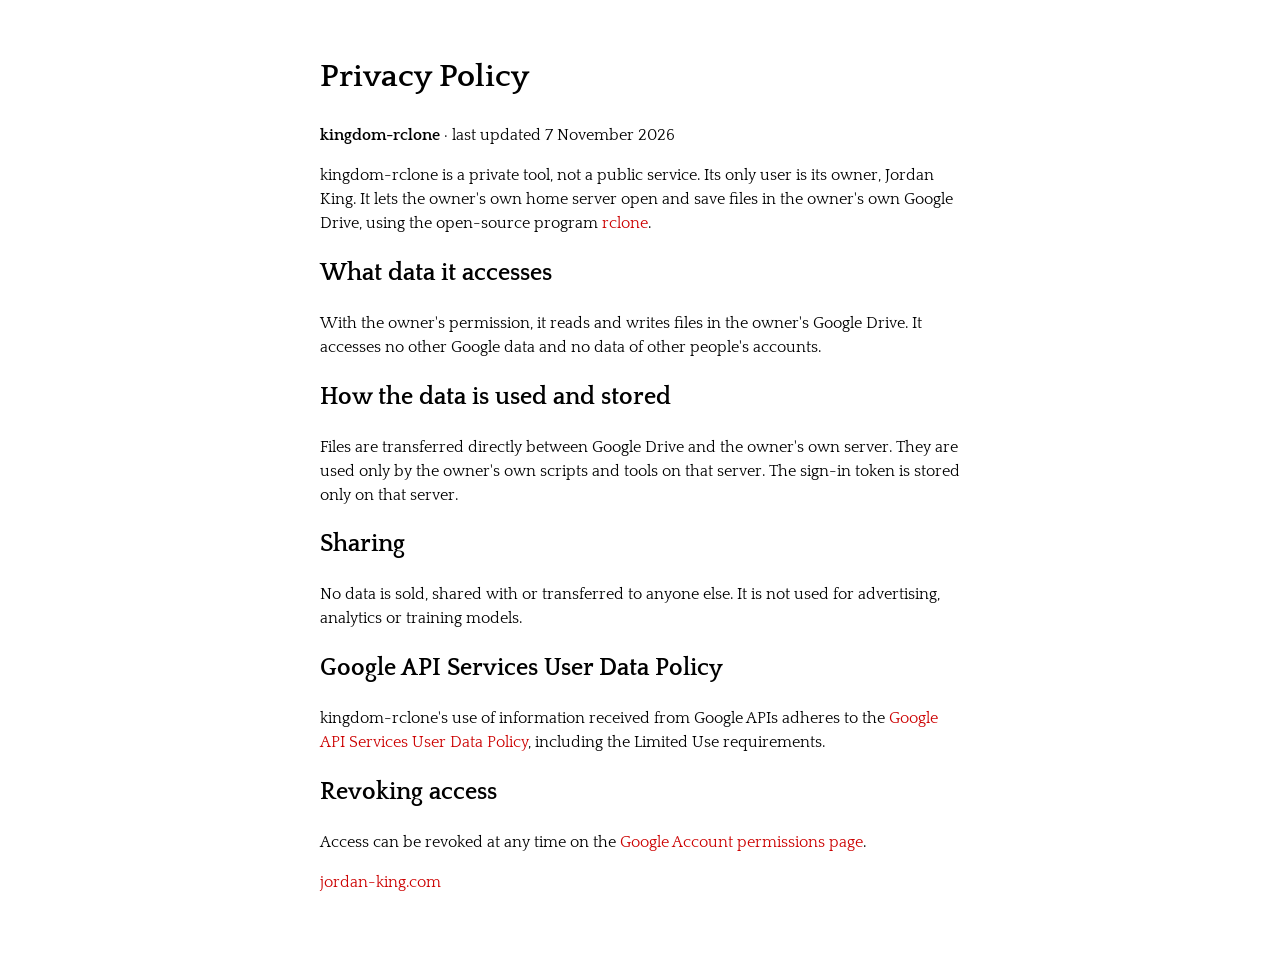
<file: privacy.html>
<!DOCTYPE html>
<html lang="en">
  <head>
    <title>Privacy Policy · kingdom-rclone</title>
    <link rel="preconnect" href="https://fonts.googleapis.com">
    <link rel="preconnect" href="https://fonts.gstatic.com" crossorigin>
    <link href="https://fonts.googleapis.com/css2?family=Quattrocento:wght@400;700&display=swap" rel="stylesheet">
    <meta name=viewport content="width=device-width, initial-scale=1">
    <style>
      body {
        font-family: "Quattrocento", serif;
        font-weight: 400;
        font-style: normal;
        line-height: 1.5;
        margin: auto;
      }

      main {
        max-width: 40em;
        margin: 0 auto;
        padding: 2em 1em 4em;
      }

      a {
        color: #c00;
        text-decoration: none;
      }

      a:hover,
      a:focus {
        text-decoration: underline;
      }
    </style>
  </head>
  <body>
    <main>
      <h1>Privacy Policy</h1>
      <p><strong>kingdom-rclone</strong> · last updated 7 November 2026</p>

      <p>kingdom-rclone is a private tool, not a public service. Its only user is its owner, Jordan King. It lets the owner's own home server open and save files in the owner's own Google Drive, using the open-source program <a href="https://rclone.org">rclone</a>.</p>

      <h2>What data it accesses</h2>
      <p>With the owner's permission, it reads and writes files in the owner's Google Drive. It accesses no other Google data and no data of other people's accounts.</p>

      <h2>How the data is used and stored</h2>
      <p>Files are transferred directly between Google Drive and the owner's own server. They are used only by the owner's own scripts and tools on that server. The sign-in token is stored only on that server.</p>

      <h2>Sharing</h2>
      <p>No data is sold, shared with or transferred to anyone else. It is not used for advertising, analytics or training models.</p>

      <h2>Google API Services User Data Policy</h2>
      <p>kingdom-rclone's use of information received from Google APIs adheres to the <a href="https://developers.google.com/terms/api-services-user-data-policy">Google API Services User Data Policy</a>, including the Limited Use requirements.</p>

      <h2>Revoking access</h2>
      <p>Access can be revoked at any time on the <a href="https://myaccount.google.com/permissions">Google Account permissions page</a>.</p>

      <p><a href="/">jordan-king.com</a></p>
    </main>
  </body>
</html>
</file>
